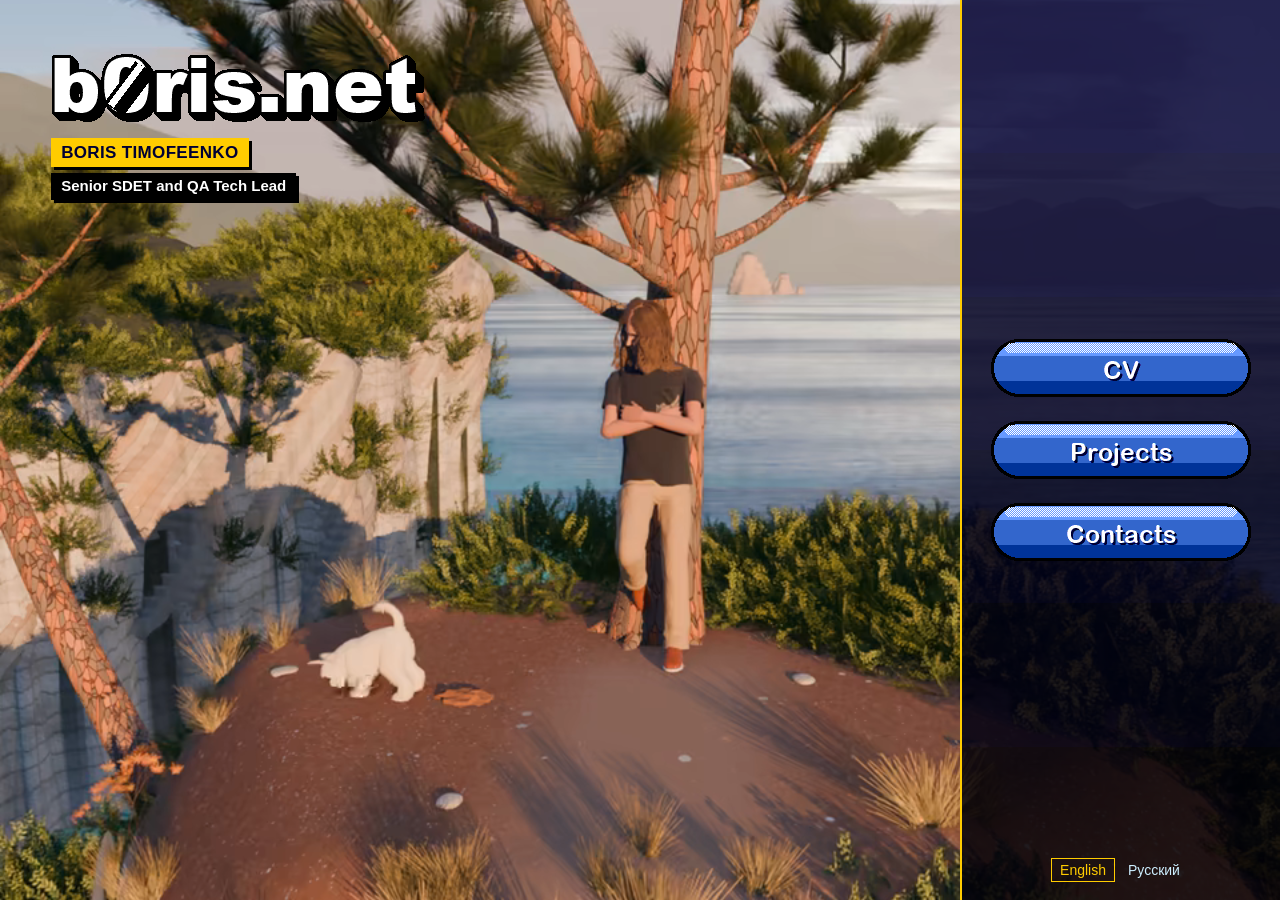
<file: index.html>
<!doctype html>
<html lang="en">
<head>
<meta charset="utf-8">
<meta name="viewport" content="width=device-width, initial-scale=1">
<meta name="robots" content="noindex">
<title>b0ris.net: Boris Timofeenko</title>
<link rel="stylesheet" href="v/disc/logo-zero.css?v=f6f0f025">
<style>
html, body { margin: 0; background: #000; -webkit-text-size-adjust: 100%; }
img { image-rendering: pixelated; }
/* The autorun of a game disc, gone full screen: the art behind everything, the buttons on a dark panel on the right */
.autorun { position: relative; height: 100vh; height: 100dvh; min-height: 520px; overflow: hidden; display: grid; grid-template-columns: minmax(0, 1fr) clamp(280px, 25vw, 360px); }
/* the scene: him by the pine over the sea, Tundra digging and running round him; a 24 s loop rendered in Blender,
   in two versions (the normal film and the PlayStation 2 one); the still is the first frame of the loop */
.art { grid-area: 1 / 1 / 2 / 3; overflow: hidden; background: #336 url(v/disc/scene/poster-desktop.jpg?v=3aff9dbf) 48% 60% / cover; }
.art video { display: block; width: 100%; height: 100%; object-fit: cover; object-position: 48% 60%; }
/* a background, not a player: no play button over it when the phone will not start it by itself */
.art video::-webkit-media-controls, .art video::-webkit-media-controls-start-playback-button,
.art video::-webkit-media-controls-overlay-play-button { display: none !important; -webkit-appearance: none; }
.head { position: absolute; left: clamp(16px, 4vw, 56px); top: clamp(16px, 6vh, 56px); right: calc(clamp(280px, 25vw, 360px) + 16px); }
.head h1 { margin: 0; line-height: 0; }
.head img { max-width: 100%; height: auto; }
/* the name and the job as two stickers on the art */
.who { margin: 16px 0 0; display: flex; flex-direction: column; align-items: flex-start; gap: 6px; }
.who span { padding: 4px 10px; font: bold 17px/1.25 Arial, Helvetica, sans-serif; box-shadow: 3px 3px 0 #000; }
.who .name { background: #FFCC00; color: #000033; text-transform: uppercase; letter-spacing: 0.02em; }
.who .job { background: #000; color: #FFFFFF; font-size: 15px; }


.panel { grid-area: 1 / 2 / 2 / 3; position: relative; box-sizing: border-box; display: flex; flex-direction: column; justify-content: center; padding: 0 clamp(16px, 2vw, 32px);
  border-left: 2px solid #FFCC00;
  background: linear-gradient(rgba(0,0,51,0.84) 0 17%, rgba(0,0,43,0.84) 17% 33%, rgba(0,0,34,0.84) 33% 50%, rgba(0,0,26,0.84) 50% 67%, rgba(0,0,17,0.84) 67% 83%, rgba(0,0,8,0.84) 83%); }
.btns { display: flex; flex-direction: column; align-items: center; gap: 24px; }
.btns a { display: block; width: 260px; max-width: 100%; aspect-ratio: 260 / 58; background-repeat: no-repeat; background-size: 100% 200%; background-position: 0 0; font-size: 0; color: transparent; image-rendering: pixelated; }
.btns a:hover, .btns a:focus { background-position: 0 100%; outline: none; }
/* the language: two words at the foot of the panel, the current one boxed in yellow; no flags */
.lang { position: absolute; right: 0; bottom: 18px; width: clamp(280px, 25vw, 360px); margin: 0; display: flex; justify-content: center; gap: 4px;
  font: 14px/1.3 "Arial Rounded MT Bold", "Arial Black", Arial, Helvetica, sans-serif; }
.lang a, .lang span { padding: 2px 8px; border: 1px solid transparent; color: #CCEEFF; text-decoration: none; }
.lang a:hover, .lang a:focus-visible { color: #FFFF66; border-color: #6699CC; outline: none; }
.lang [aria-current] { color: #FFCC00; border-color: #FFCC00; }


/* phones: the art on top, the panel under it */
@media (max-width: 700px) {
  .autorun { grid-template-columns: minmax(0, 1fr); grid-template-rows: minmax(0, 1fr) auto; min-height: 560px; }
  .art { grid-area: 1 / 1 / 3 / 2; background-image: url(v/disc/scene/poster-mobile.jpg?v=aa169ae4); background-position: 50% 0; }
  .art video { object-position: 50% 50%; }
  /* the logo stays on top; the name and the job go down to the bottom of the film, off his face. The header takes the
     film's grid row as its box (an absolute box in a grid can), so its bottom is the panel's top whatever the phone */
  .head { grid-area: 1 / 1 / 2 / 2; left: 16px; right: 16px; top: 44px; bottom: 14px; display: flex; flex-direction: column; }
  .who { margin-top: auto; align-items: flex-end; text-align: right; }  /* to the right: Tundra digs on the left */
  .who .job { max-width: 75%; }
  .who span { font-size: 13px; } .who .job { font-size: 12px; }
  /* a low panel, so the film (and Tundra digging at its bottom left) gets the most of the screen */
  .panel { grid-area: 2 / 1 / 3 / 2; border-left: 0; border-top: 2px solid #FFCC00; padding: 10px 16px 12px; }
  .btns { gap: 8px; }
  .btns a { width: 180px; }
  /* on a phone the panel has no room: the language goes to the top right corner of the film */
  .lang { top: 10px; bottom: auto; right: 10px; width: auto; font-size: 13px; background: rgba(0,0,51,0.7); }
}
</style>
</head>
<body>
<main class="autorun" data-autorun>
<div class="art" role="img" aria-label="Me by a pine over the sea in Montenegro, and my dog Tundra digging and running round me">
<video data-scene="v/disc/scene/" autoplay muted playsinline preload="auto"
 disablepictureinpicture></video>
</div>
<header class="head">
<h1>
<span class="zl"><img class="zl-letters" src="v/disc/logo-zero.gif?v=affc822a" width="374" height="68" alt="b0ris.net"><img class="zl-slash" src="v/disc/logo-zero-slash.gif?v=807dd9f9" width="49" height="55" alt="" style="left:14.44%;top:10.29%;width:13.10%"></span>

</h1>
<p class="who"><span class="name">Boris Timofeenko</span><span class="job">Senior SDET and QA Tech Lead</span></p>
</header>
<nav class="panel" aria-label="Main menu">
<div class="btns">
<a href="cv/" style="background-image:url(v/disc/btn-cv.gif?v=357d77e4)">CV</a>
<a href="projects/" style="background-image:url(v/disc/btn-projects.gif?v=941c9dde)">Projects</a>
<a href="contacts/" style="background-image:url(v/disc/btn-contacts.gif?v=6f800eae)">Contacts</a>
</div>
</nav>
<p class="lang" aria-label="Language"><span aria-current="true">English</span><a href="ru/" hreflang="ru" lang="ru">Русский</a></p>
</main>
<script src="v/disc/scene-player.js?v=c58a98f6"></script>
<script src="v/disc/disc.js?v=6a7d03bd"></script>
</body>
</html>
</file>
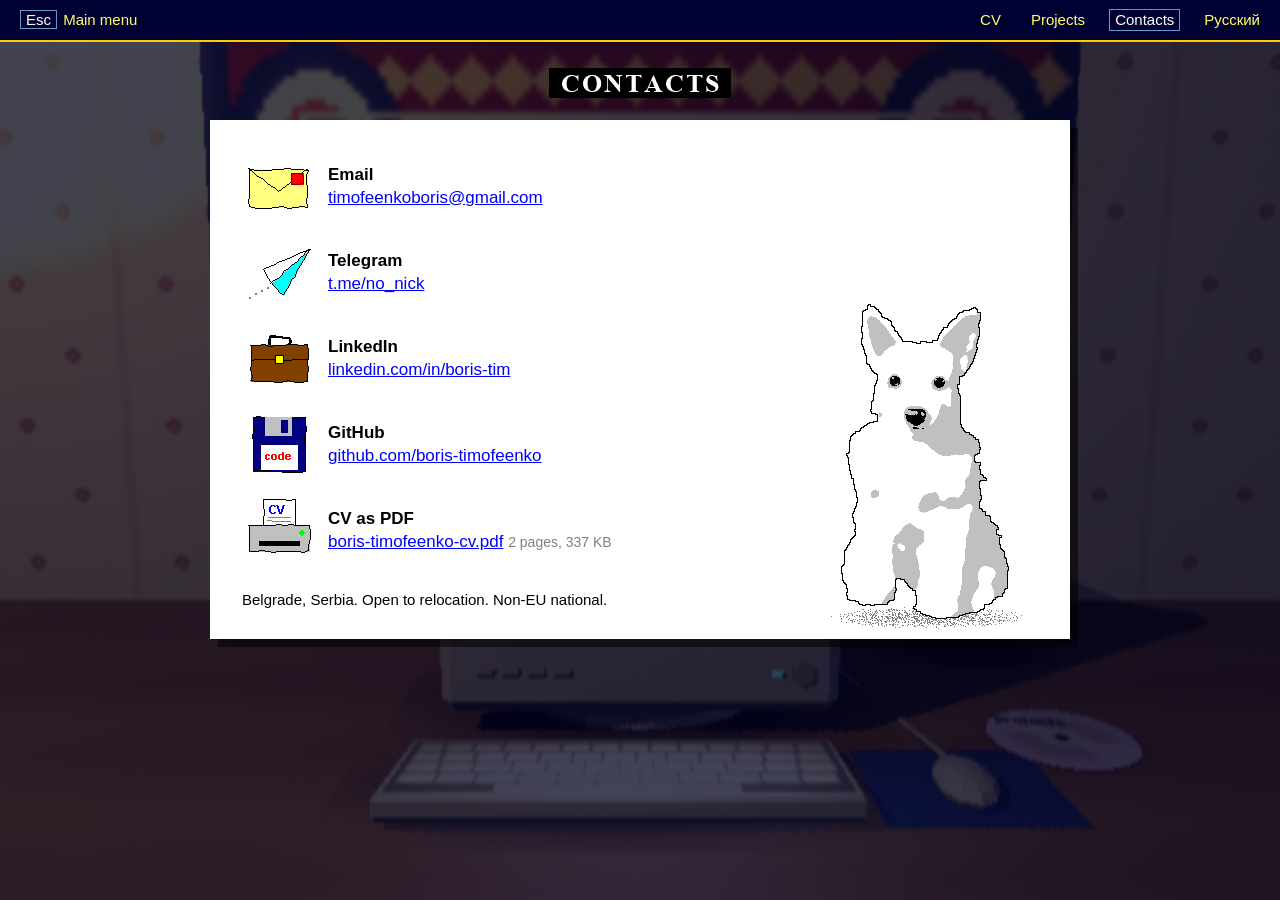
<file: contacts/index.html>
<!doctype html>
<html lang="en">
<head>
<meta charset="utf-8">
<meta name="viewport" content="width=device-width, initial-scale=1">
<meta name="robots" content="noindex">
<title>Contacts: b0ris.net</title>
<link rel="stylesheet" href="../v/disc/disc.css?v=6da0a4ae">
<style>
/* Contacts: the Paint drawing printed out. The room of the projects menu behind, dimmed as on the list of all
   projects, the black name bar over it, and the white sheet from the printer with the icons drawn in Paint and Tundra
   drawn in Paint too, but turning in 3D (tools/proto/paint_tundra.py, v/disc/paint-dog.js). */
html { background: #000022; -webkit-text-size-adjust: 100%; }
body { margin: 0; min-height: 100vh; color: #000; font: 17px/1.3 Arial, Helvetica, sans-serif;
  background: linear-gradient(rgba(0,0,30,0.74), rgba(0,0,30,0.74)), #000022 url(../v/proto/menu-room.jpg?v=ae94d8cd) center / cover fixed; }
img, canvas { image-rendering: pixelated; }
.page { max-width: 860px; margin: 0 auto; padding: 26px 16px 64px; }
.page h1 { margin: 0 0 22px; line-height: 0; text-align: center; }
.sheet { position: relative; box-sizing: border-box; min-height: 470px; padding: 30px 32px 30px; background: #FFFFFF;
  box-shadow: 8px 8px 0 rgba(0,0,0,0.55); }
/* the Text tool had no smoothing */
.list { list-style: none; margin: 0; padding: 0; display: grid; gap: 12px; max-width: 470px; -webkit-font-smoothing: none; }
.list li { display: grid; grid-template-columns: 72px minmax(0, 1fr); gap: 14px; align-items: center; }
.list b { display: block; }
.list a { color: #0000FF; overflow-wrap: anywhere; }
.list a.pic { display: block; line-height: 0; border: 1px dashed transparent; }
.list li:hover a.pic, .list a.pic:focus { border-color: #000; outline: none; }
.list small { font-size: 14px; color: #808080; }
.where { margin: 22px 0 0; font-size: 15px; -webkit-font-smoothing: none; max-width: 470px; }
.pdog { position: absolute; right: 40px; bottom: 8px; line-height: 0; cursor: pointer; }
/* too narrow for her beside the list: she sits under it, in the middle */
@media (max-width: 860px) {
  .sheet { padding-bottom: 372px; min-height: 0; }
  .pdog { right: 50%; margin-right: -112px; }
}
@media (max-width: 700px) {
  .page { padding: 18px 12px 40px; }
  .sheet { padding: 20px 16px 286px; box-shadow: 5px 5px 0 rgba(0,0,0,0.55); }
  .pdog { margin-right: -86px; }
}
</style>
</head>
<body data-page="contacts">
<nav class="bar" aria-label="Disc">
<a href="../" data-back><kbd>Esc</kbd> Main menu</a>
<span class="gap"></span>
<a href="../cv/" data-nav="cv">CV</a>
<a href="../projects/" data-nav="projects">Projects</a>
<a href="../contacts/" data-nav="contacts">Contacts</a>
<a href="../ru/contacts/" hreflang="ru" lang="ru">Русский</a>
</nav>

<main class="page">
<h1><img src="../v/disc/title-contacts.gif?v=cbde952c" width="182" height="30" alt="Contacts"></h1>
<div class="sheet">
<ul class="list">
<li><a class="pic" href="mailto:timofeenkoboris@gmail.com" aria-hidden="true" tabindex="-1"><img data-look src="../v/disc/paint-mail.gif?v=f103dd78" width="72" height="72" alt=""></a><span><b>Email</b><a href="mailto:timofeenkoboris@gmail.com">timofeenkoboris@gmail.com</a></span></li>
<li><a class="pic" href="https://t.me/no_nick" aria-hidden="true" tabindex="-1"><img data-look src="../v/disc/paint-plane.gif?v=94e9266d" width="72" height="72" alt=""></a><span><b>Telegram</b><a href="https://t.me/no_nick">t.me/no_nick</a></span></li>
<li><a class="pic" href="https://linkedin.com/in/boris-tim" aria-hidden="true" tabindex="-1"><img data-look src="../v/disc/paint-case.gif?v=44c7d0bb" width="72" height="72" alt=""></a><span><b>LinkedIn</b><a href="https://linkedin.com/in/boris-tim">linkedin.com/in/boris-tim</a></span></li>
<li><a class="pic" href="https://github.com/boris-timofeenko" aria-hidden="true" tabindex="-1"><img data-look src="../v/disc/paint-floppy.gif?v=06f2e739" width="72" height="72" alt=""></a><span><b>GitHub</b><a href="https://github.com/boris-timofeenko">github.com/boris-timofeenko</a></span></li>
<li><a class="pic" href="https://b0ris.net/boris-timofeenko-cv.pdf?v=75dc65d9" aria-hidden="true" tabindex="-1"><img data-look src="../v/disc/paint-printer.gif?v=799d0996" width="72" height="72" alt=""></a><span><b>CV as PDF</b><a href="https://b0ris.net/boris-timofeenko-cv.pdf?v=75dc65d9">boris-timofeenko-cv.pdf</a> <small>2 pages, 337 KB</small></span></li>
</ul>
<p class="where">Belgrade, Serbia. Open to relocation. Non-EU national.</p>
<div class="pdog" data-pdog><picture><source media="(max-width: 700px)" srcset="../v/disc/paint-tundra/phone/sit.png?v=c1acdc79"><img class="still" src="../v/disc/paint-tundra/desk/sit.png?v=ae27b012" alt="My dog Tundra, drawn in Paint"></picture><template data-sheets="desk"><img data-sheet="body" src="../v/disc/paint-tundra/desk/body.png?v=1a32e62e" alt=""><img data-sheet="shut" src="../v/disc/paint-tundra/desk/shut.png?v=574d20b9" alt=""><img data-sheet="tail" src="../v/disc/paint-tundra/desk/tail.png?v=97ba9daa" alt=""><img data-sheet="shadow" src="../v/disc/paint-tundra/desk/shadow.png?v=ab80f1bb" alt=""></template><template data-sheets="phone"><img data-sheet="body" src="../v/disc/paint-tundra/phone/body.png?v=a3d8794e" alt=""><img data-sheet="shut" src="../v/disc/paint-tundra/phone/shut.png?v=61c2429e" alt=""><img data-sheet="tail" src="../v/disc/paint-tundra/phone/tail.png?v=4f566bd1" alt=""><img data-sheet="shadow" src="../v/disc/paint-tundra/phone/shadow.png?v=45139e8f" alt=""></template></div>
</div>
</main>
<script src="../v/disc/paint-tundra/frames.js?v=a6e1a936"></script>
<script src="../v/disc/paint-dog.js?v=eb59f464"></script>
<script src="../v/disc/disc.js?v=6a7d03bd"></script>
</body>
</html>
</file>
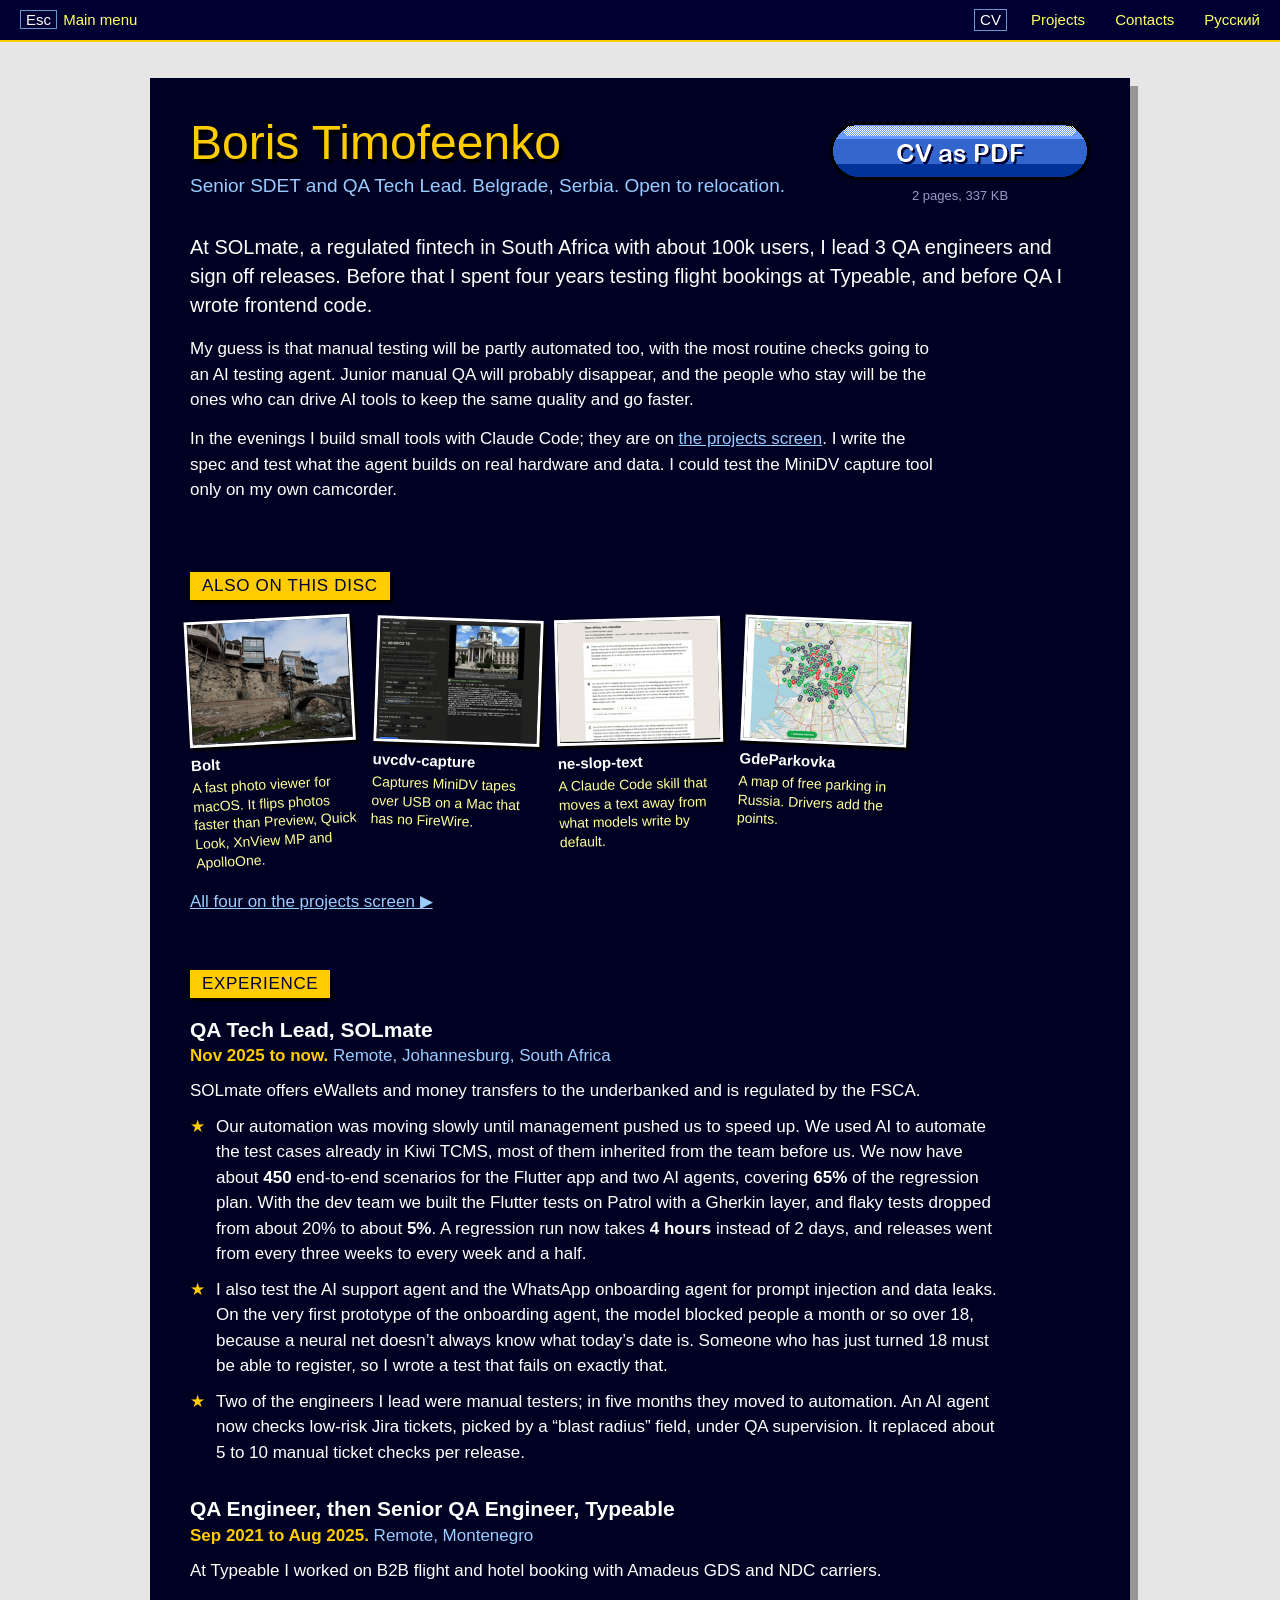
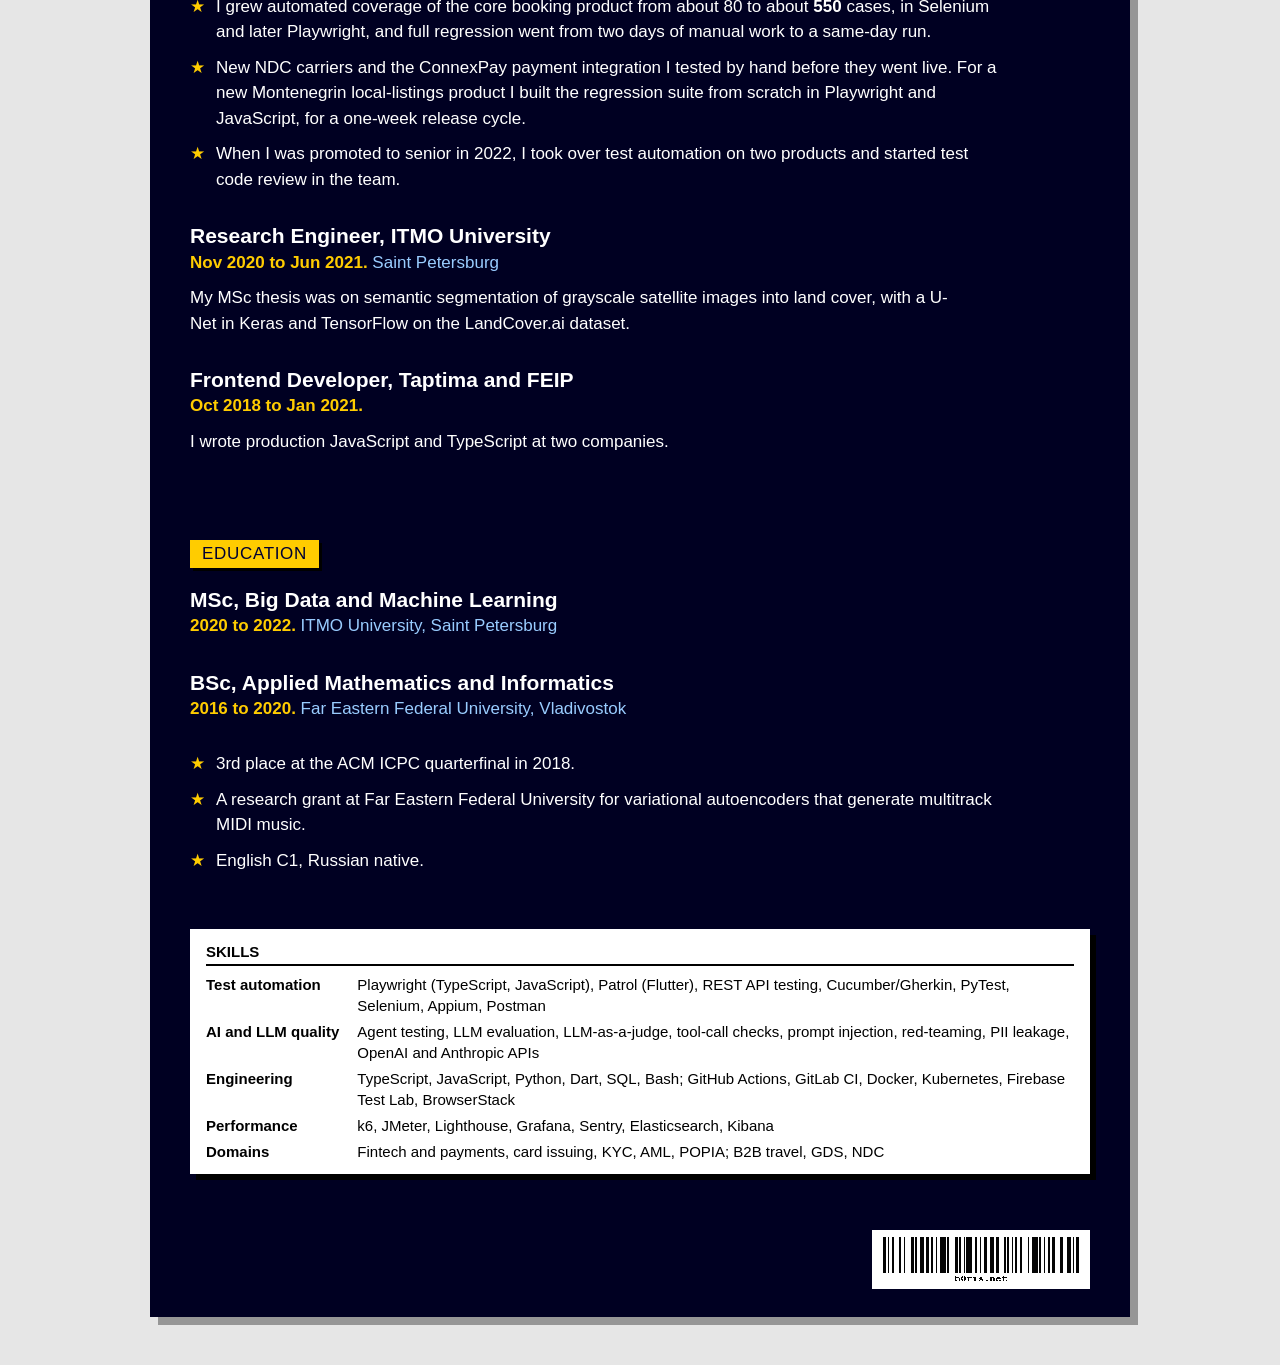
<file: cv/index.html>
<!doctype html>
<html lang="en">
<head>
<meta charset="utf-8">
<meta name="viewport" content="width=device-width, initial-scale=1">
<meta name="robots" content="noindex">
<title>CV: Boris Timofeenko</title>
<link rel="stylesheet" href="../v/disc/disc.css?v=6da0a4ae">
<style>
/* The CV as the back of the box, lying on a grey shelf: dark navy, yellow Arial Black, stars for bullets,
   screenshots in white frames tilted by hand, the skills on a white box and the barcode. */
html { background: #E6E6E6; -webkit-text-size-adjust: 100%; }
body { margin: 0; color: #FFFFFF; font: 17px/1.5 Arial, Helvetica, sans-serif; }
img { image-rendering: pixelated; }
.back { max-width: 980px; margin: 36px auto 48px; padding: 40px 40px 28px; box-sizing: border-box; background: #000022; box-shadow: 8px 8px 0 rgba(0,0,0,0.35); }
a { color: #99CCFF; }
a:hover { color: #FFFF66; }
h1 { margin: 0 0 4px; font: 48px/1.05 "Arial Black", "Arial Bold", Arial, sans-serif; color: #FFCC00; text-shadow: 4px 4px 0 #000; }
.sub { margin: 0; font-size: 19px; color: #99CCFF; }
.title { display: flex; flex-wrap: wrap; justify-content: space-between; align-items: flex-start; gap: 16px 28px; margin: 0 0 28px; }
/* the PDF as one more glossy button of the autorun */
.pdf { margin: 4px 0 0; text-align: center; font-size: 13px; color: #9999CC; }
.pdf a { display: block; width: 260px; aspect-ratio: 260 / 58; margin: 0 0 6px; background-repeat: no-repeat; background-size: 100% 200%; background-position: 0 0; font-size: 0; color: transparent; }
.pdf a:hover, .pdf a:focus { background-position: 0 100%; outline: none; }
.lead p { margin: 0 0 0.8em; max-width: 44em; }
.lead p:first-child { font-size: 20px; line-height: 1.45; }
/* section names: the yellow tag of the cover */
h2 { display: inline-block; margin: 56px 0 18px; padding: 4px 12px 3px; background: #FFCC00; color: #000033; font: 17px/1.2 "Arial Black", "Arial Bold", Arial, sans-serif; letter-spacing: 0.04em; text-transform: uppercase; box-shadow: 3px 3px 0 #000; }
.job { margin: 0 0 30px; }
.job h3 { margin: 0; font: bold 21px/1.3 Arial, Helvetica, sans-serif; }
.job .when { margin: 0 0 10px; color: #99CCFF; }
.job .when b { color: #FFCC00; font-weight: bold; }
.feat { list-style: none; margin: 0; padding: 0; }
.feat li { position: relative; padding-left: 26px; margin: 0 0 10px; max-width: 46em; }
.feat li::before { content: "\2605"; position: absolute; left: 0; top: 0; color: #FFCC00; }
.feat b { color: #FFFFFF; }
.plain { margin: 0 0 10px; max-width: 46em; }

.shots { display: grid; grid-template-columns: repeat(5, minmax(0, 1fr)); gap: 18px; margin: 0; padding: 0; list-style: none; }
.shots a { display: block; color: #FFFF99; text-decoration: none; font-size: 14px; line-height: 1.35; }
.shots a:hover { color: #FFFFFF; }
.shots img { display: block; width: 100%; height: auto; aspect-ratio: 220 / 168; object-fit: cover; border: 3px solid #FFFFFF; box-shadow: 3px 3px 0 #000; margin: 0 0 8px; box-sizing: border-box; image-rendering: auto; }
.shots li:nth-child(1) a { transform: rotate(-3deg); } .shots li:nth-child(2) a { transform: rotate(2deg); } .shots li:nth-child(3) a { transform: rotate(-1.5deg); }
.shots li:nth-child(4) a { transform: rotate(2.5deg); } .shots li:nth-child(5) a { transform: rotate(-2deg); }
.shots b { display: block; margin: 0 0 2px; color: #FFFFFF; font-size: 15px; }
.more { margin: 20px 0 0; }

.req { background: #FFFFFF; color: #000000; padding: 14px 16px 12px; font-size: 15px; line-height: 1.4; box-shadow: 6px 6px 0 #000; }
.req h2 { display: block; margin: 0 0 8px; padding: 0 0 3px; background: none; box-shadow: none; color: #000; font: bold 15px/1.2 Arial, Helvetica, sans-serif; letter-spacing: 0; border-bottom: 2px solid #000; }
.req dl { margin: 0; display: grid; grid-template-columns: max-content minmax(0, 1fr); gap: 5px 18px; }
.req dt { font-weight: bold; }
.req dd { margin: 0; }

.end { margin: 56px 0 0; display: flex; justify-content: flex-end; }
.code { width: 210px; background: #FFFFFF; padding: 4px; line-height: 0; }
.code img { width: 100%; height: auto; }
@media (max-width: 860px) { .shots { grid-template-columns: repeat(3, minmax(0, 1fr)); } }
@media (max-width: 1040px) { .back { margin: 24px 16px 40px; } }
@media (max-width: 600px) {
  .pdf { text-align: left; }
  .back { margin: 0; padding: 28px 16px 24px; box-shadow: none; }
  h1 { font-size: 34px; text-shadow: 3px 3px 0 #000; }
  .shots { grid-template-columns: repeat(2, minmax(0, 1fr)); }
  .req dl { grid-template-columns: minmax(0, 1fr); gap: 0; } .req dd { margin: 0 0 8px; }
}
</style>
</head>
<body data-page="cv">
<nav class="bar" aria-label="Disc">
<a href="../" data-back><kbd>Esc</kbd> Main menu</a>
<span class="gap"></span>
<a href="../cv/" data-nav="cv">CV</a>
<a href="../projects/" data-nav="projects">Projects</a>
<a href="../contacts/" data-nav="contacts">Contacts</a>
<a href="../ru/cv/" hreflang="ru" lang="ru">Русский</a>
</nav>

<main class="back">
<header class="title">
<div><h1>Boris Timofeenko</h1>
<p class="sub">Senior SDET and QA Tech Lead. Belgrade, Serbia. Open to relocation.</p></div>
<p class="pdf"><a href="https://b0ris.net/boris-timofeenko-cv.pdf?v=75dc65d9" style="background-image:url(../v/disc/btn-pdf.gif?v=8a31aa11)">CV as PDF</a>2 pages, 337 KB</p>
</header>
<div class="lead">
<p>At SOLmate, a regulated fintech in South Africa with about 100k users, I lead 3 QA engineers and sign off releases. Before that I spent four years testing flight bookings at Typeable, and before QA I wrote frontend code.</p>
<p>My guess is that manual testing will be partly automated too, with the most routine checks going to an AI testing agent. Junior manual QA will probably disappear, and the people who stay will be the ones who can drive AI tools to keep the same quality and go faster.</p>
<p>In the evenings I build small tools with Claude Code; they are on <a href="../projects/">the projects screen</a>. I write the spec and test what the agent builds on real hardware and data. I could test the MiniDV capture tool only on my own camcorder.</p>
</div>

<h2>Also on this disc</h2>
<ul class="shots">
<li><a href="https://projects.b0ris.net/bolt/"><img src="../v/proto/box-bolt.png?v=ef36fe5a" width="220" height="168" alt=""><b>Bolt</b>A fast photo viewer for macOS. It flips photos faster than Preview, Quick Look, XnView MP and ApolloOne.</a></li>
<li><a href="https://projects.b0ris.net/uvcdv-capture/"><img src="../v/proto/box-uvcdv.png?v=8b09dde6" width="220" height="173" alt=""><b>uvcdv-capture</b>Captures MiniDV tapes over USB on a Mac that has no FireWire.</a></li>
<li><a href="https://projects.b0ris.net/ne-slop-text/"><img src="../v/disc/box-neslop.png?v=d8a3974d" width="220" height="156" alt=""><b>ne-slop-text</b>A Claude Code skill that moves a text away from what models write by default.</a></li>
<li><a href="https://projects.b0ris.net/gdeparkovka/"><img src="../v/proto/box-parking.png?v=a443a7dc" width="220" height="162" alt=""><b>GdeParkovka</b>A map of free parking in Russia. Drivers add the points.</a></li>
</ul>
<p class="more"><a href="../projects/">All four on the projects screen &#9654;</a></p>

<h2>Experience</h2>
<div class="job">
<h3>QA Tech Lead, SOLmate</h3>
<p class="when"><b>Nov 2025 to now.</b> Remote, Johannesburg, South Africa</p>
<p class="plain">SOLmate offers eWallets and money transfers to the underbanked and is regulated by the FSCA.</p>
<ul class="feat">
<li>Our automation was moving slowly until management pushed us to speed up. We used AI to automate the test cases already in Kiwi TCMS, most of them inherited from the team before us. We now have about <b>450</b> end-to-end scenarios for the Flutter app and two AI agents, covering <b>65%</b> of the regression plan. With the dev team we built the Flutter tests on Patrol with a Gherkin layer, and flaky tests dropped from about 20% to about <b>5%</b>. A regression run now takes <b>4 hours</b> instead of 2 days, and releases went from every three weeks to every week and a half.</li>
<li>I also test the AI support agent and the WhatsApp onboarding agent for prompt injection and data leaks. On the very first prototype of the onboarding agent, the model blocked people a month or so over 18, because a neural net doesn&rsquo;t always know what today&rsquo;s date is. Someone who has just turned 18 must be able to register, so I wrote a test that fails on exactly that.</li>
<li>Two of the engineers I lead were manual testers; in five months they moved to automation. An AI agent now checks low-risk Jira tickets, picked by a &ldquo;blast radius&rdquo; field, under QA supervision. It replaced about 5 to 10 manual ticket checks per release.</li>
</ul>
</div>
<div class="job">
<h3>QA Engineer, then Senior QA Engineer, Typeable</h3>
<p class="when"><b>Sep 2021 to Aug 2025.</b> Remote, Montenegro</p>
<p class="plain">At Typeable I worked on B2B flight and hotel booking with Amadeus GDS and NDC carriers.</p>
<ul class="feat">
<li>I grew automated coverage of the core booking product from about 80 to about <b>550</b> cases, in Selenium and later Playwright, and full regression went from two days of manual work to a same-day run.</li>
<li>New NDC carriers and the ConnexPay payment integration I tested by hand before they went live. For a new Montenegrin local-listings product I built the regression suite from scratch in Playwright and JavaScript, for a one-week release cycle.</li>
<li>When I was promoted to senior in 2022, I took over test automation on two products and started test code review in the team.</li>
</ul>
</div>
<div class="job">
<h3>Research Engineer, ITMO University</h3>
<p class="when"><b>Nov 2020 to Jun 2021.</b> Saint Petersburg</p>
<p class="plain">My MSc thesis was on semantic segmentation of grayscale satellite images into land cover, with a U-Net in Keras and TensorFlow on the LandCover.ai dataset.</p>
</div>
<div class="job">
<h3>Frontend Developer, Taptima and FEIP</h3>
<p class="when"><b>Oct 2018 to Jan 2021.</b></p>
<p class="plain">I wrote production JavaScript and TypeScript at two companies.</p>
</div>

<h2>Education</h2>
<div class="job">
<h3>MSc, Big Data and Machine Learning</h3>
<p class="when"><b>2020 to 2022.</b> ITMO University, Saint Petersburg</p>
</div>
<div class="job">
<h3>BSc, Applied Mathematics and Informatics</h3>
<p class="when"><b>2016 to 2020.</b> Far Eastern Federal University, Vladivostok</p>
</div>
<ul class="feat">
<li>3rd place at the ACM ICPC quarterfinal in 2018.</li>
<li>A research grant at Far Eastern Federal University for variational autoencoders that generate multitrack MIDI music.</li>
<li>English C1, Russian native.</li>
</ul>

<section class="req" style="margin-top:56px">
<h2>Skills</h2>
<dl>
<dt>Test automation</dt><dd>Playwright (TypeScript, JavaScript), Patrol (Flutter), REST API testing, Cucumber/Gherkin, PyTest, Selenium, Appium, Postman</dd>
<dt>AI and LLM quality</dt><dd>Agent testing, LLM evaluation, LLM-as-a-judge, tool-call checks, prompt injection, red-teaming, PII leakage, OpenAI and Anthropic APIs</dd>
<dt>Engineering</dt><dd>TypeScript, JavaScript, Python, Dart, SQL, Bash; GitHub Actions, GitLab CI, Docker, Kubernetes, Firebase Test Lab, BrowserStack</dd>
<dt>Performance</dt><dd>k6, JMeter, Lighthouse, Grafana, Sentry, Elasticsearch, Kibana</dd>
<dt>Domains</dt><dd>Fintech and payments, card issuing, KYC, AML, POPIA; B2B travel, GDS, NDC</dd>
</dl>
</section>

<footer class="end"><div class="code"><img src="../v/proto/barcode.gif?v=89b097e5" width="288" height="70" alt="Barcode that encodes b0ris.net"></div></footer>
</main>
</body>
</html>
</file>
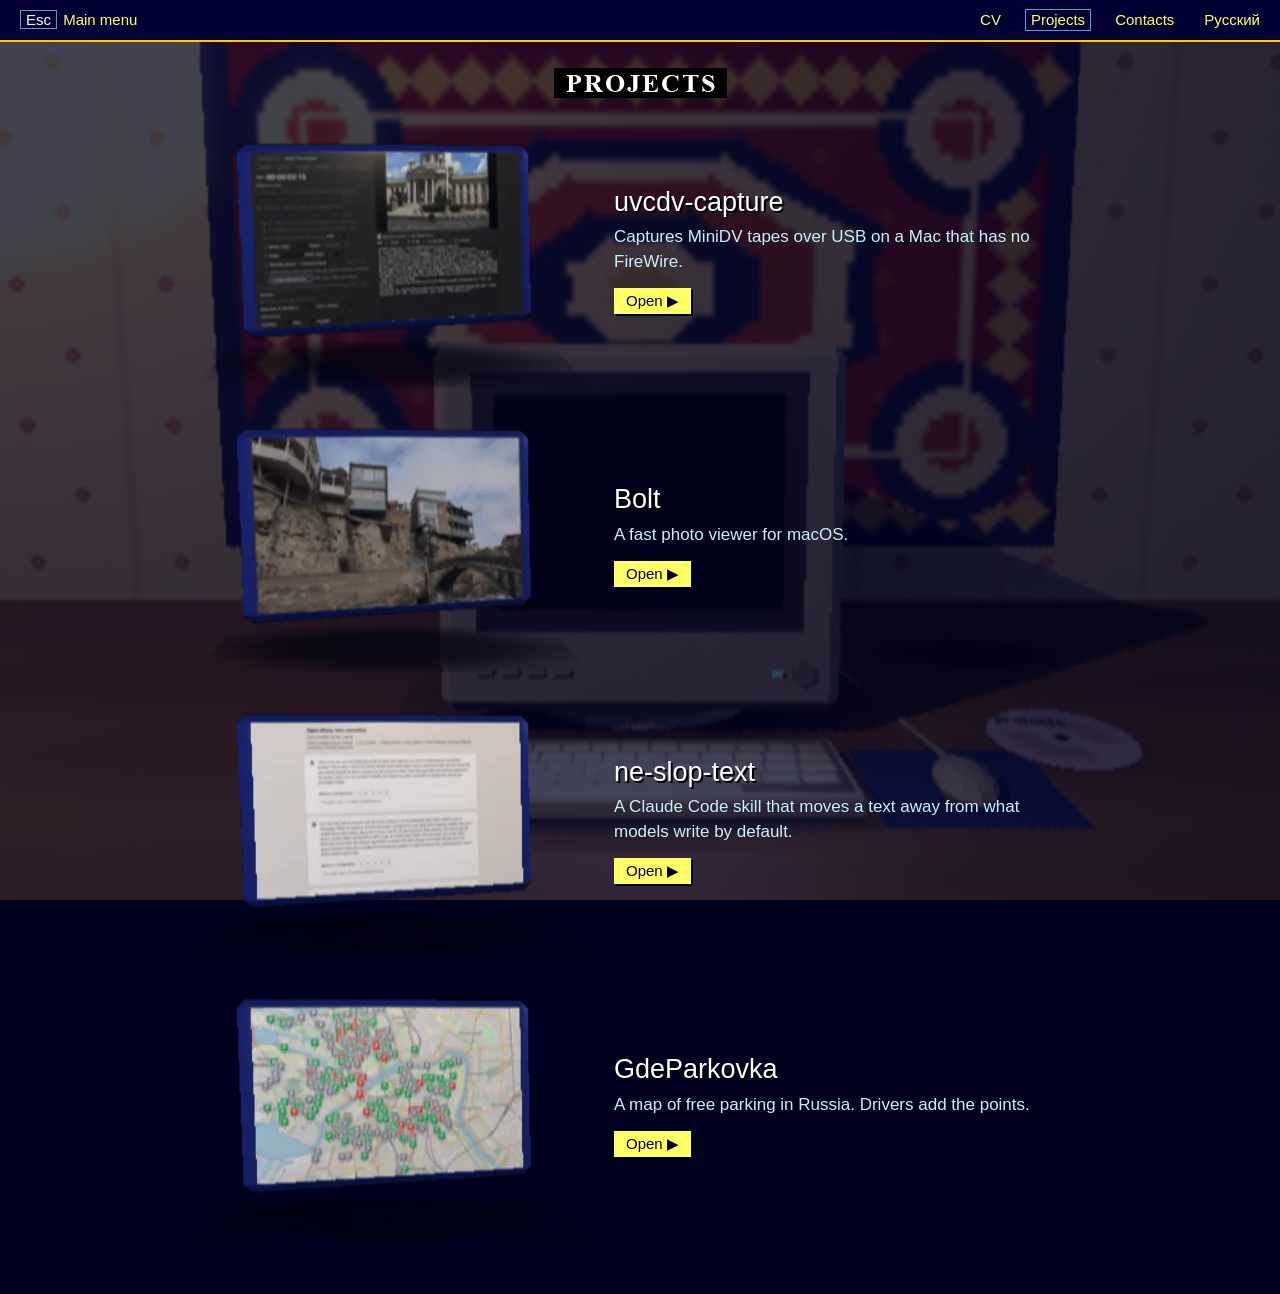
<file: list/index.html>
<!doctype html>
<html lang="en">
<head>
<meta charset="utf-8">
<meta name="viewport" content="width=device-width, initial-scale=1">
<meta name="robots" content="noindex">
<title>All projects: b0ris.net</title>
<link rel="stylesheet" href="../v/disc/disc.css?v=6da0a4ae">
<style>
/* All projects as a PS2 menu list: the room of the projects menu behind, dimmed as when a game pauses, and a card
   per project rendered in 3D (tools/proto/cards3d.py) that turns under the pointer, like the selected item did. */
html { background: #000022; -webkit-text-size-adjust: 100%; }
body { margin: 0; min-height: 100vh; color: #CCEEFF; font: 17px/1.45 Arial, Helvetica, sans-serif;
  background: linear-gradient(rgba(0,0,30,0.74), rgba(0,0,30,0.74)), #000022 url(../v/proto/menu-room.jpg?v=ae94d8cd) center / cover fixed; }
[data-page="list"] .bar [data-nav="projects"] { border-color: #6699CC; }
.list { max-width: 900px; margin: 0 auto; padding: 26px 16px 48px; }
.list h1 { margin: 0 0 14px; line-height: 0; text-align: center; }
.list h1 img { image-rendering: pixelated; }
.cards { list-style: none; margin: 0; padding: 0; display: grid; gap: 6px; }
.card { display: grid; grid-template-columns: 400px minmax(0, 1fr); align-items: center; gap: 4px 22px; padding: 0 16px 0 0; color: inherit; text-decoration: none; border: 2px solid transparent; }
.card:hover, .card:focus { border-color: #6699CC; background: rgba(0,0,51,0.6); outline: none; }
.slab { display: block; width: 400px; max-width: 100%; aspect-ratio: 400 / 275; background-repeat: no-repeat; background-size: 800% 100%; background-position: 0 0; }
.card:hover .slab, .card:focus .slab { animation: turn 0.9s steps(8, jump-none) infinite alternate; }
@keyframes turn { from { background-position-x: 0%; } to { background-position-x: 100%; } }
.card b { display: block; font: 27px/1.1 "Arial Black", "Arial Bold", Arial, sans-serif; color: #FFFFFF; text-shadow: 2px 2px 0 #000; }
.card:hover b, .card:focus b { color: #FFFF66; }
.card .what { display: block; margin: 8px 0 14px; }
.card .go { display: inline-block; padding: 4px 12px; color: #000033; background: #FFFF66; font: 15px "Arial Rounded MT Bold", "Arial Black", Arial, sans-serif; box-shadow: 2px 2px 0 #000; }
@media (max-width: 760px) {
  .card { grid-template-columns: minmax(0, 1fr); padding: 0 12px 16px; }
  .slab { margin: 0 auto; }
}
</style>
</head>
<body data-page="list">
<nav class="bar" aria-label="Disc">
<a href="../" data-back><kbd>Esc</kbd> Main menu</a>
<span class="gap"></span>
<a href="../cv/" data-nav="cv">CV</a>
<a href="../projects/" data-nav="projects">Projects</a>
<a href="../contacts/" data-nav="contacts">Contacts</a>
<a href="../ru/list/" hreflang="ru" lang="ru">Русский</a>
</nav>

<main class="list">
<h1><img src="../v/disc/title-projects.gif?v=b816a4cb" width="173" height="30" alt="Projects"></h1>
<ul class="cards">
<li><a class="card" href="https://projects.b0ris.net/uvcdv-capture/"><span class="slab" style="background-image:url(../v/disc/card-uvcdv.webp?v=923b9edc)" role="img" aria-label="The uvcdv-capture window on a card"></span><span><b>uvcdv-capture</b><span class="what">Captures MiniDV tapes over USB on a Mac that has no FireWire.</span><span class="go">Open &#9654;</span></span></a></li>
<li><a class="card" href="https://projects.b0ris.net/bolt/"><span class="slab" style="background-image:url(../v/disc/card-bolt.webp?v=8e894f54)" role="img" aria-label="Bolt showing one of my photos on a card"></span><span><b>Bolt</b><span class="what">A fast photo viewer for macOS.</span><span class="go">Open &#9654;</span></span></a></li>
<li><a class="card" href="https://projects.b0ris.net/ne-slop-text/"><span class="slab" style="background-image:url(../v/disc/card-neslop.webp?v=f66e1dba)" role="img" aria-label="The ne-slop-text blind test on a card"></span><span><b>ne-slop-text</b><span class="what">A Claude Code skill that moves a text away from what models write by default.</span><span class="go">Open &#9654;</span></span></a></li>
<li><a class="card" href="https://projects.b0ris.net/gdeparkovka/"><span class="slab" style="background-image:url(../v/disc/card-parking.webp?v=9e7ed07d)" role="img" aria-label="The GdeParkovka map on a card"></span><span><b>GdeParkovka</b><span class="what">A map of free parking in Russia. Drivers add the points.</span><span class="go">Open &#9654;</span></span></a></li>
</ul>
</main>
<script src="../v/disc/disc.js?v=6a7d03bd"></script>
</body>
</html>
</file>
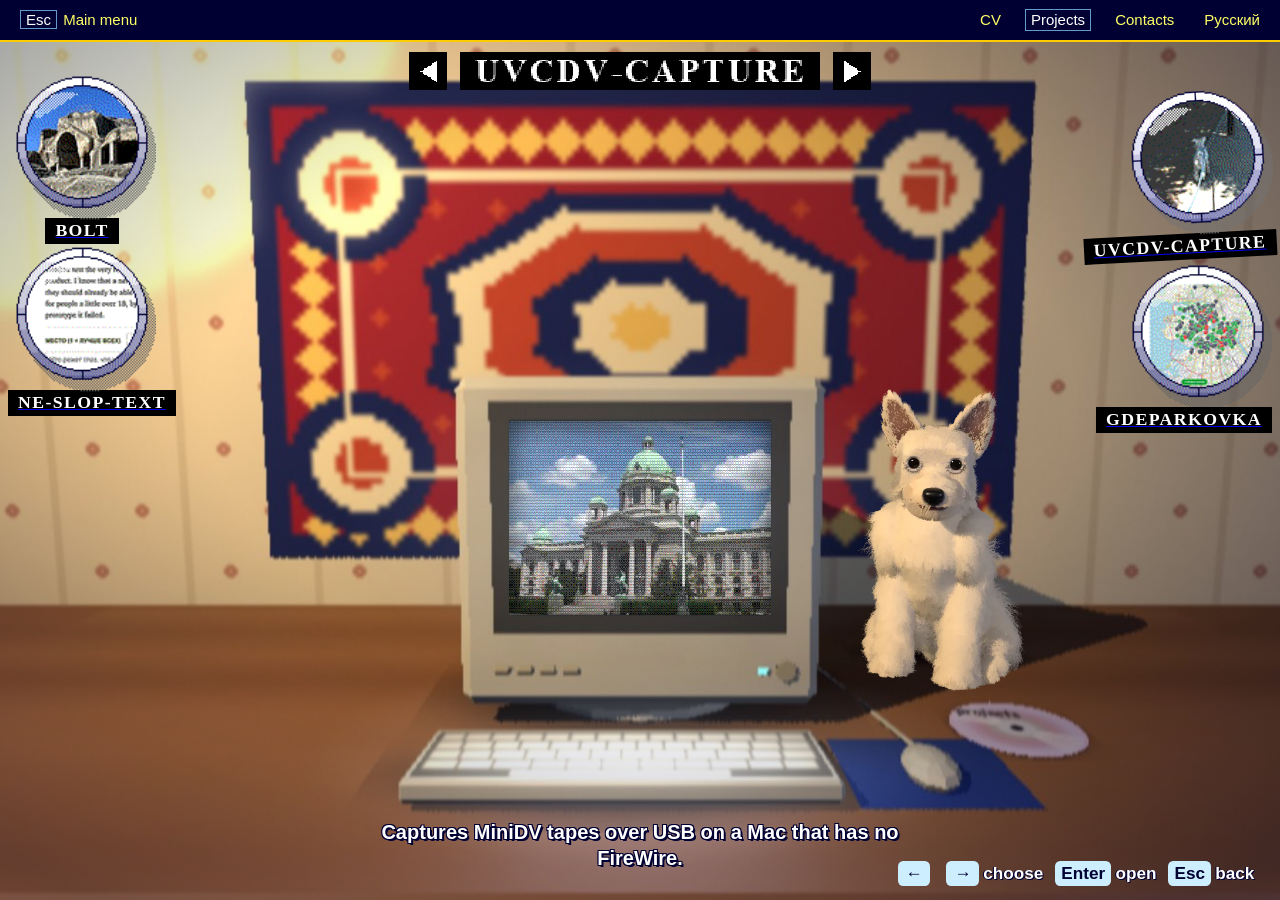
<file: projects/index.html>
<!doctype html>
<html lang="en">
<head>
<meta charset="utf-8">
<meta name="viewport" content="width=device-width, initial-scale=1">
<meta name="robots" content="noindex">
<title>Projects: b0ris.net</title>
<link rel="stylesheet" href="../v/disc/disc.css?v=6da0a4ae">
<style>
html, body { margin: 0; background: #000; -webkit-text-size-adjust: 100%; }
/* The main menu of P1 at full screen. The room fills the width of the window (menu-room-wide.jpg, the 4:3 render seen
   twice as wide); what happens in it sits on the stage, the 4:3 middle at the full height of the window, and --u is
   a hundredth of the stage's width. The medallions and the key prompts keep to the edges of the window. */
.screen { --bar: 42px; --w: min(100vw, calc((100vh - var(--bar)) * 4 / 3)); --sw: var(--w); --u: calc(var(--w) / 100); min-height: 100vh; display: flex; flex-direction: column; align-items: center; justify-content: flex-start; }
@supports (height: 100dvh) { .screen { --w: min(100vw, calc((100dvh - var(--bar)) * 4 / 3)); min-height: 100dvh; } }
.screen > .bar { align-self: stretch; min-height: var(--bar); }
.game { position: relative; box-sizing: border-box; width: 100%; height: calc(var(--w) * 3 / 4); overflow: hidden; user-select: none;
  background: #000 url(../v/proto/menu-room-wide.jpg?v=d65f5413) 50% 0 / auto 100% no-repeat; }
.game > *, .stage > * { position: absolute; }
.stage { left: 50%; top: 0; width: var(--sw); height: calc(var(--sw) * 3 / 4); margin-left: calc(var(--sw) / -2); --u: calc(var(--sw) / 100); }
/* the glass of the CRT in the render (tools/proto/room3d.py prints these) */
.tv { left: 38.52%; top: 44.19%; width: 22.95%; height: 22.55%; background: #000; display: block; overflow: hidden; border-radius: 1.5% / 2%; }
.tv > * { position: absolute; inset: 0; width: 100%; height: 100%; }
.tv img, .tv canvas { display: block; width: 100%; height: 100%; object-fit: cover; image-rendering: pixelated; }
.tv video { display: none; }
.tv .strip { height: auto; animation: scrollup 14s linear infinite alternate; }
.tv .pan { width: auto; max-width: none; height: 100%; animation: panx 16s ease-in-out infinite alternate; }
.tv .zoom { animation: zoom 9s ease-in-out infinite alternate; transform-origin: 55% 45%; }
.tv .snow { visibility: hidden; z-index: 3; }
.tv .glass { z-index: 4; pointer-events: none; background:
  linear-gradient(140deg, rgba(255,255,255,0.22) 0%, rgba(255,255,255,0.06) 30%, rgba(255,255,255,0) 45%),
  repeating-linear-gradient(0deg, rgba(0,0,0,0.22) 0 1px, rgba(0,0,0,0) 1px 3px);
  box-shadow: inset 0 0 calc(2.4 * var(--u)) rgba(0,0,0,0.75); border-radius: inherit; }
@keyframes scrollup { from { transform: translateY(0); } to { transform: translateY(-57%); } }
@keyframes panx { from { transform: translateX(0); } to { transform: translateX(calc(-100% + calc(27.5 * var(--u)))); } }
@keyframes zoom { from { transform: scale(1); } to { transform: scale(1.35); } }

.capbar { top: 1.2%; left: 0; right: 0; display: flex; justify-content: center; align-items: center; gap: calc(1.2 * var(--u)); pointer-events: none; }
.capbar img { height: calc(3.3 * var(--u)); width: auto; image-rendering: pixelated; }
.capbar button { pointer-events: auto; background: none; border: 0; padding: 0; cursor: pointer; line-height: 0; }
.capbar button:active { transform: translateY(1px); }
/* what the project is, on the desk under the keyboard */
.about { top: 90.6%; left: 24%; right: 24%; margin: 0; text-align: center; font: bold calc(1.75 * var(--u))/1.3 Arial, Helvetica, sans-serif; color: #FFFFFF; pointer-events: none;
  text-shadow: -1px -1px 0 #000033, 1px -1px 0 #000033, -1px 1px 0 #000033, 1px 1px 0 #000033, 2px 2px 0 #000033; }

/* the keys, bottom right, the way PS2 menus showed their button prompts */
.prompts { right: 2%; bottom: 1.6%; margin: 0; font: bold calc(1.5 * var(--u))/1 Arial, Helvetica, sans-serif; color: #FFFFFF; pointer-events: none;
  text-shadow: 1px 1px 0 #000033, -1px 0 0 #000033; }
.prompts kbd { font: inherit; display: inline-block; min-width: 1.2em; padding: 0.25em 0.35em; margin: 0 0.25em 0 0.7em; text-align: center; color: #000033; background: #CCEEFF; border-radius: 0.3em; text-shadow: none; }
@media (hover: none) { .prompts { display: none; } }
.zero { width: calc(13 * var(--u)); line-height: 0; transition: transform 0.2s steps(2); }
.zero img { width: 100%; height: auto; }
.zero[data-level="0"] { right: 0.6%; top: 5%; }
.zero[data-level="1"] { left: 0.6%; top: 3%; }
.zero[data-level="2"] { left: 0.6%; top: 23%; }
.zero[data-level="3"] { right: 0.6%; top: 25%; }
.zero .nm { display: block; width: max-content; margin: calc(-0.6 * var(--u)) auto 0; padding: calc(0.35 * var(--u)) calc(0.9 * var(--u)); background: #000; color: #FFF; font: bold calc(1.55 * var(--u))/1 "Times New Roman", Times, serif; letter-spacing: 0.08em; text-transform: uppercase; }
/* on the right wall a name wider than its medallion grows to the left, not off the screen */
.zero.r { display: flex; flex-direction: column; align-items: flex-end; }
.zero.r .nm { margin-right: 0; margin-left: 0; }
.zero:hover, .zero.on { transform: translateY(-1.2%) rotate(-3deg); }
.zero.on img { filter: brightness(1.12); }
/* Tundra sits on her blob shadow behind the CD; the box and the layers come from scene3d/src/projects_tundra_pack.py,
   v/disc/desk-dog.js draws her on the canvas over the still */
.dog { left: 66.75%; top: 39.50%; width: 18.12%; line-height: 0; cursor: pointer; }
.dog img { width: 100%; height: auto; }
.dog canvas { position: absolute; left: 0; top: 0; width: 100%; height: 100%; }
.spot { display: block; left: 77.3%; top: 75.45%; width: 11.18%; height: 8.95%; }
.glow { inset: 0; pointer-events: none; mix-blend-mode: screen; transition: background 0.4s;
  background: radial-gradient(ellipse 26% 20% at 50% 55%, rgba(var(--glow, 120,150,200), 0.26), rgba(0,0,0,0) 100%),
              radial-gradient(ellipse 30% 12% at 50% 84%, rgba(var(--glow, 120,150,200), 0.3), rgba(0,0,0,0) 100%); }
.dim { inset: 0; pointer-events: none; background: radial-gradient(ellipse 75% 70% at 50% 42%, rgba(0,0,30,0) 45%, rgba(0,0,30,0.42) 100%); }

.tag { position: absolute; z-index: 6; white-space: nowrap; font: bold calc(2.3 * var(--u))/1.1 Arial, Helvetica, sans-serif; color: #FFFF33; visibility: hidden; pointer-events: none;
  text-shadow: -1px -1px 0 #000, 1px -1px 0 #000, -1px 1px 0 #000, 1px 1px 0 #000, 2px 2px 0 #000; }
.tag::after { content: ""; display: block; width: 0; height: 0; margin: calc(0.3 * var(--u)) auto 0; border: calc(1.1 * var(--u)) solid transparent; border-top: calc(1.6 * var(--u)) solid #FFFF33; border-bottom: 0; filter: drop-shadow(1px 1px 0 #000); }
.tag.l::after { margin-left: calc(0.6 * var(--u)); }
a:hover > .tag, a:focus > .tag, .dog:hover > .tag { visibility: visible; }

/* phones held upright: the room fills the screen, seen through a camera of its own (menu-room-phone.jpg, 1:2,
   tools/proto/room3d.py --phone prints the places below); the stage is that picture as the screen crops it; the
   medallions in a row along the top, what the chosen project is on the front of the desk */
.info { display: none; }
@media (max-width: 700px), (max-aspect-ratio: 4/5) {
  .screen { --w: 100vw; --gh: calc(100vh - var(--bar)); --sw: max(100vw, calc(var(--gh) / 2)); position: relative; }
  @supports (height: 100dvh) { .screen { --gh: calc(100dvh - var(--bar)); } }
  .game { height: var(--gh); background: #000 url(../v/proto/menu-room-phone.jpg?v=8592a08a) 50% 50% / cover no-repeat; touch-action: pan-y; }
  .stage { top: 50%; height: calc(var(--sw) * 2); margin-top: calc(var(--sw) * -1); }
  .tv { left: 12.66%; top: 43.83%; width: 36.82%; height: 12.37%; }
  .spot { left: 74.36%; top: 56.14%; width: 16.9%; height: 13.52%; }
  .dog { left: 62.25%; top: 37%; width: 32%; }
  .glow { background: radial-gradient(ellipse 40% 9% at 31% 50%, rgba(var(--glow, 120,150,200), 0.26), rgba(0,0,0,0) 100%),
                      radial-gradient(ellipse 42% 5% at 31% 61%, rgba(var(--glow, 120,150,200), 0.3), rgba(0,0,0,0) 100%); }
  .zero, .zero.r { width: 17vw; }
  .zero .nm { display: none; }
  .zero.on { transform: translateY(-4%) scale(1.12); }
  .zero[data-level] { top: 3vw; right: auto; }
  .zero[data-level="0"] { left: 6.4vw; } .zero[data-level="1"] { left: 29.8vw; } .zero[data-level="2"] { left: 53.2vw; }
  .zero[data-level="3"] { left: 76.6vw; }
  .capbar { top: calc(3vw + 18vw + 4vw); gap: 2vw; }
  .capbar img { height: 6.6vw; }
  .about, .prompts { display: none; }
  .tag { font-size: 3.4vw; }
  .info { display: block; position: absolute; left: 0; right: 0; bottom: 0; box-sizing: border-box; padding: 0 5vw calc(5vw + env(safe-area-inset-bottom)); text-align: center;
    color: #FFF; font: bold 4.6vw/1.3 Arial, Helvetica, sans-serif;
    text-shadow: -1px -1px 0 #000033, 1px -1px 0 #000033, -1px 1px 0 #000033, 1px 1px 0 #000033, 2px 2px 0 #000033; }
  .info h2 { display: none; }
  .info p { margin: 0 0 4vw; }
  .info .open { display: inline-block; margin: 0 1.5vw; padding: 0.35em 0.8em; color: #000033; background: #CCEEFF; border-radius: 0.3em; text-decoration: none; text-shadow: none; font: bold 4.4vw/1 Arial, Helvetica, sans-serif; }
  .info .all { background: #FFFF66; }
}
</style>
</head>
<body data-page="projects">
<main class="screen">
<nav class="bar" aria-label="Disc">
<a href="../" data-back><kbd>Esc</kbd> Main menu</a>
<span class="gap"></span>
<a href="../cv/" data-nav="cv">CV</a>
<a href="../projects/" data-nav="projects">Projects</a>
<a href="../contacts/" data-nav="contacts">Contacts</a>
<a href="../ru/projects/" hreflang="ru" lang="ru">Русский</a>
</nav>

<div class="game" data-menu data-up="../" data-proj="https://projects.b0ris.net">
<span class="dim" aria-hidden="true"></span>
<div class="stage">
<a class="tv" data-tape-watch href="https://projects.b0ris.net/uvcdv-capture/" aria-label="The selected project">
<div data-ch="tape" aria-label="uvcdv-capture, playing my tape"><video data-tape muted loop playsinline autoplay preload="auto" aria-label="A clip from my MiniDV tape: the National Assembly in Belgrade, then my dog on a walk"><source src="../media/tape-clean.av1.mp4?v=e94768a7" type='video/mp4; codecs="av01.0.04M.08"'><source src="../media/tape-clean.mp4?v=77ccc77c" type="video/mp4"></video><canvas data-scope="dither" width="220" height="169" aria-hidden="true"></canvas></div>
<div data-ch="bolt" aria-label="Bolt" hidden><img src="../v/proto/tv/bolt-00.gif?v=f9b78617" alt=""><img src="../v/proto/tv/bolt-01.gif?v=777e9a08" alt="" hidden><img src="../v/proto/tv/bolt-02.gif?v=1770ad70" alt="" hidden><img src="../v/proto/tv/bolt-03.gif?v=4e6ebb5a" alt="" hidden><img src="../v/proto/tv/bolt-04.gif?v=e1c7c0a1" alt="" hidden><img src="../v/proto/tv/bolt-05.gif?v=3db861fa" alt="" hidden><img src="../v/proto/tv/bolt-06.gif?v=394e3b3c" alt="" hidden><img src="../v/proto/tv/bolt-07.gif?v=4099d8c2" alt="" hidden><img src="../v/proto/tv/bolt-08.gif?v=a8b8290f" alt="" hidden><img src="../v/proto/tv/bolt-09.gif?v=70c81fd9" alt="" hidden><img src="../v/proto/tv/bolt-10.gif?v=7f170734" alt="" hidden><img src="../v/proto/tv/bolt-11.gif?v=bd52ccd6" alt="" hidden><img src="../v/proto/tv/bolt-12.gif?v=4b5c3770" alt="" hidden><img src="../v/proto/tv/bolt-13.gif?v=e9ee8fec" alt="" hidden><img src="../v/proto/tv/bolt-14.gif?v=d5c98f9f" alt="" hidden><img src="../v/proto/tv/bolt-15.gif?v=09cc8b77" alt="" hidden></div>
<div data-ch="neslop" aria-label="ne-slop-text" hidden><img class="strip" src="../v/proto/tv/neslop.gif?v=2a66b336" alt=""></div>
<div data-ch="parking" aria-label="GdeParkovka" hidden><img class="zoom" src="../v/proto/tv/parking.gif?v=4f682c6f" alt=""></div>
<canvas class="snow" width="110" height="85" aria-hidden="true"></canvas>
<span class="glass"></span>
</a>

<span class="glow" aria-hidden="true"></span>
<p class="about" data-about aria-live="polite"></p>
<a class="spot" href="../list/" aria-label="All projects"><span class="tag" style="right:10%;top:-60%">all projects</span></a>
<div class="dog" data-dog><picture><source media="(max-width: 700px), (max-aspect-ratio: 4/5)" srcset="../v/disc/tundra/phone/sit.webp?v=a4e77b17"><img class="still" src="../v/disc/tundra/sit.webp?v=85cb52e5" width="435" height="650" alt="My dog Tundra, sitting on the desk"></picture><template data-layers="room"><img data-layer="base" src="../v/disc/tundra/base.webp?v=7e4ef276" alt=""><img data-layer="look-1" src="../v/disc/tundra/look-1.webp?v=2899832a" alt=""><img data-layer="wag" src="../v/disc/tundra/wag.webp?v=07d13c78" alt=""><img data-layer="blink" src="../v/disc/tundra/blink.webp?v=68795688" alt=""><img data-layer="look-2" src="../v/disc/tundra/look-2.webp?v=2b8c4ef3" alt=""><img data-layer="look-0" src="../v/disc/tundra/look-0.webp?v=d5dc47c9" alt=""></template><template data-layers="phone"><img data-layer="base" src="../v/disc/tundra/phone/base.webp?v=b671e32a" alt=""><img data-layer="look-1" src="../v/disc/tundra/phone/look-1.webp?v=c8871578" alt=""><img data-layer="wag" src="../v/disc/tundra/phone/wag.webp?v=5aefd453" alt=""><img data-layer="blink" src="../v/disc/tundra/phone/blink.webp?v=17a84e29" alt=""><img data-layer="look-2" src="../v/disc/tundra/phone/look-2.webp?v=846f1067" alt=""><img data-layer="look-0" src="../v/disc/tundra/phone/look-0.webp?v=2e8a27b3" alt=""></template><span class="tag" style="left:20%;top:-4%">my dog</span></div>
</div>
<a class="zero" data-level="1" href="https://projects.b0ris.net/bolt/"><img src="../v/proto/zero-bolt-wall.gif?v=e0fbbce4" width="104" height="110" alt="Bolt, photo viewer"><span class="nm">Bolt</span><span class="tag l" style="left:60%;top:-6%">photo viewer</span></a>
<a class="zero" data-level="2" href="https://projects.b0ris.net/ne-slop-text/"><img src="../v/proto/zero-neslop-wall.gif?v=f4c5f193" width="104" height="110" alt="ne-slop-text, writing skill"><span class="nm">ne-slop-text</span><span class="tag l" style="left:60%;top:-6%">writing skill</span></a>
<a class="zero r" data-level="0" href="https://projects.b0ris.net/uvcdv-capture/"><img src="../v/proto/zero-uvcdv-wall.gif?v=f507d42b" width="104" height="110" alt="uvcdv-capture, MiniDV capture"><span class="nm">uvcdv-capture</span><span class="tag" style="right:30%;top:-6%">tape capture</span></a>
<a class="zero r" data-level="3" href="https://projects.b0ris.net/gdeparkovka/"><img src="../v/proto/zero-parking-wall.gif?v=ac97946d" width="104" height="110" alt="GdeParkovka, parking map"><span class="nm">GdeParkovka</span><span class="tag" style="right:30%;top:-6%">parking map</span></a>
<div class="capbar">
<button type="button" data-prev aria-label="Previous project"><img src="../v/proto/arrow-left.gif?v=b15d7db3" width="32" height="32" alt=""></button>
<img data-cap src="../v/proto/cap-tape.gif?v=f02ee3b1" alt="uvcdv-capture">
<button type="button" data-next aria-label="Next project"><img src="../v/proto/arrow-right.gif?v=400df718" width="32" height="32" alt=""></button>
</div>
<p class="prompts"><kbd>&larr;</kbd><kbd>&rarr;</kbd>choose<kbd>Enter</kbd>open<kbd>Esc</kbd>back</p>
</div>

<div class="info">
<h2 data-name>uvcdv-capture</h2>
<p data-about></p>
<a class="open" data-open href="https://projects.b0ris.net/uvcdv-capture/">Open &#9654;</a>
<a class="open all" href="../list/">All projects</a>
</div>

</main>
<script src="../v/tape.js?v=49923b1c"></script>
<script src="../v/proto/menu.js?v=043d37d2"></script>
<script src="../v/disc/tundra/frames.js?v=02a655b9"></script>
<script src="../v/disc/tundra/phone/frames.js?v=1a488e34"></script>
<script src="../v/disc/desk-dog.js?v=651a8650"></script>
<script src="../v/disc/disc.js?v=6a7d03bd"></script>
</body>
</html>
</file>
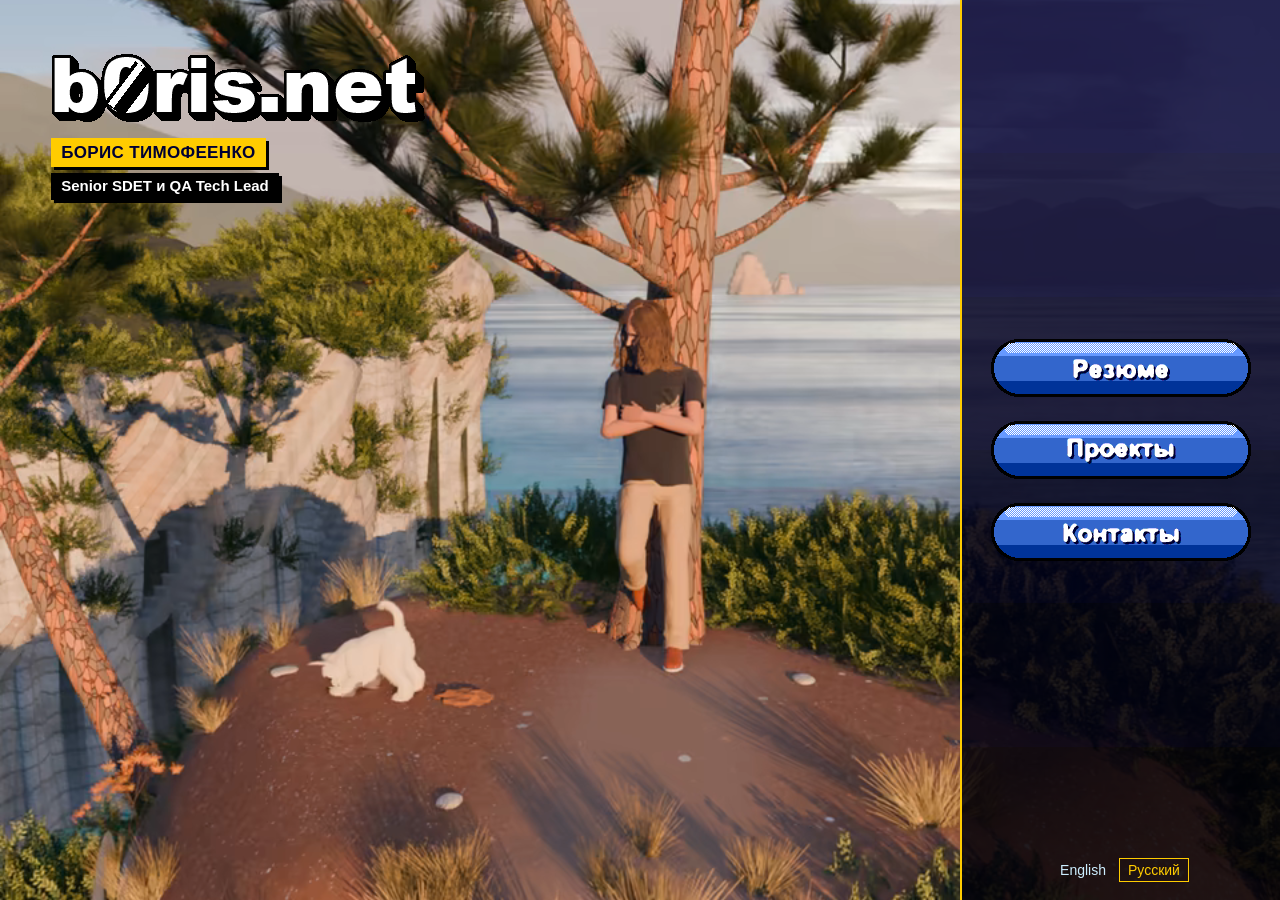
<file: ru/index.html>
<!doctype html>
<html lang="ru">
<head>
<meta charset="utf-8">
<meta name="viewport" content="width=device-width, initial-scale=1">
<meta name="robots" content="noindex">
<title>b0ris.net: Борис Тимофеенко</title>
<link rel="stylesheet" href="../v/disc/logo-zero.css?v=f6f0f025">
<style>
html, body { margin: 0; background: #000; -webkit-text-size-adjust: 100%; }
img { image-rendering: pixelated; }
/* The autorun of a game disc, gone full screen: the art behind everything, the buttons on a dark panel on the right */
.autorun { position: relative; height: 100vh; height: 100dvh; min-height: 520px; overflow: hidden; display: grid; grid-template-columns: minmax(0, 1fr) clamp(280px, 25vw, 360px); }
/* the scene: him by the pine over the sea, Tundra digging and running round him; a 24 s loop rendered in Blender,
   in two versions (the normal film and the PlayStation 2 one); the still is the first frame of the loop */
.art { grid-area: 1 / 1 / 2 / 3; overflow: hidden; background: #336 url(../v/disc/scene/poster-desktop.jpg?v=3aff9dbf) 48% 60% / cover; }
.art video { display: block; width: 100%; height: 100%; object-fit: cover; object-position: 48% 60%; }
/* a background, not a player: no play button over it when the phone will not start it by itself */
.art video::-webkit-media-controls, .art video::-webkit-media-controls-start-playback-button,
.art video::-webkit-media-controls-overlay-play-button { display: none !important; -webkit-appearance: none; }
.head { position: absolute; left: clamp(16px, 4vw, 56px); top: clamp(16px, 6vh, 56px); right: calc(clamp(280px, 25vw, 360px) + 16px); }
.head h1 { margin: 0; line-height: 0; }
.head img { max-width: 100%; height: auto; }
/* the name and the job as two stickers on the art */
.who { margin: 16px 0 0; display: flex; flex-direction: column; align-items: flex-start; gap: 6px; }
.who span { padding: 4px 10px; font: bold 17px/1.25 Arial, Helvetica, sans-serif; box-shadow: 3px 3px 0 #000; }
.who .name { background: #FFCC00; color: #000033; text-transform: uppercase; letter-spacing: 0.02em; }
.who .job { background: #000; color: #FFFFFF; font-size: 15px; }


.panel { grid-area: 1 / 2 / 2 / 3; position: relative; box-sizing: border-box; display: flex; flex-direction: column; justify-content: center; padding: 0 clamp(16px, 2vw, 32px);
  border-left: 2px solid #FFCC00;
  background: linear-gradient(rgba(0,0,51,0.84) 0 17%, rgba(0,0,43,0.84) 17% 33%, rgba(0,0,34,0.84) 33% 50%, rgba(0,0,26,0.84) 50% 67%, rgba(0,0,17,0.84) 67% 83%, rgba(0,0,8,0.84) 83%); }
.btns { display: flex; flex-direction: column; align-items: center; gap: 24px; }
.btns a { display: block; width: 260px; max-width: 100%; aspect-ratio: 260 / 58; background-repeat: no-repeat; background-size: 100% 200%; background-position: 0 0; font-size: 0; color: transparent; image-rendering: pixelated; }
.btns a:hover, .btns a:focus { background-position: 0 100%; outline: none; }
/* the language: two words at the foot of the panel, the current one boxed in yellow; no flags */
.lang { position: absolute; right: 0; bottom: 18px; width: clamp(280px, 25vw, 360px); margin: 0; display: flex; justify-content: center; gap: 4px;
  font: 14px/1.3 "Arial Rounded MT Bold", "Arial Black", Arial, Helvetica, sans-serif; }
.lang a, .lang span { padding: 2px 8px; border: 1px solid transparent; color: #CCEEFF; text-decoration: none; }
.lang a:hover, .lang a:focus-visible { color: #FFFF66; border-color: #6699CC; outline: none; }
.lang [aria-current] { color: #FFCC00; border-color: #FFCC00; }


/* phones: the art on top, the panel under it */
@media (max-width: 700px) {
  .autorun { grid-template-columns: minmax(0, 1fr); grid-template-rows: minmax(0, 1fr) auto; min-height: 560px; }
  .art { grid-area: 1 / 1 / 3 / 2; background-image: url(../v/disc/scene/poster-mobile.jpg?v=aa169ae4); background-position: 50% 0; }
  .art video { object-position: 50% 50%; }
  /* the logo stays on top; the name and the job go down to the bottom of the film, off his face. The header takes the
     film's grid row as its box (an absolute box in a grid can), so its bottom is the panel's top whatever the phone */
  .head { grid-area: 1 / 1 / 2 / 2; left: 16px; right: 16px; top: 44px; bottom: 14px; display: flex; flex-direction: column; }
  .who { margin-top: auto; align-items: flex-end; text-align: right; }  /* to the right: Tundra digs on the left */
  .who .job { max-width: 75%; }
  .who span { font-size: 13px; } .who .job { font-size: 12px; }
  /* a low panel, so the film (and Tundra digging at its bottom left) gets the most of the screen */
  .panel { grid-area: 2 / 1 / 3 / 2; border-left: 0; border-top: 2px solid #FFCC00; padding: 10px 16px 12px; }
  .btns { gap: 8px; }
  .btns a { width: 180px; }
  /* on a phone the panel has no room: the language goes to the top right corner of the film */
  .lang { top: 10px; bottom: auto; right: 10px; width: auto; font-size: 13px; background: rgba(0,0,51,0.7); }
}
</style>
</head>
<body>
<main class="autorun" data-autorun>
<div class="art" role="img" aria-label="Я у сосны над морем в Черногории, а моя собака Тундра роет землю и носится вокруг меня">
<video data-scene="../v/disc/scene/" autoplay muted playsinline preload="auto"
 disablepictureinpicture></video>
</div>
<header class="head">
<h1>
<span class="zl"><img class="zl-letters" src="../v/disc/logo-zero.gif?v=affc822a" width="374" height="68" alt="b0ris.net"><img class="zl-slash" src="../v/disc/logo-zero-slash.gif?v=807dd9f9" width="49" height="55" alt="" style="left:14.44%;top:10.29%;width:13.10%"></span>

</h1>
<p class="who"><span class="name">Борис Тимофеенко</span><span class="job">Senior SDET и QA Tech Lead</span></p>
</header>
<nav class="panel" aria-label="Главное меню">
<div class="btns">
<a href="cv/" style="background-image:url(../v/disc/btn-cv-ru.gif?v=a4a22dc1)">Резюме</a>
<a href="projects/" style="background-image:url(../v/disc/btn-projects-ru.gif?v=93e93ab2)">Проекты</a>
<a href="contacts/" style="background-image:url(../v/disc/btn-contacts-ru.gif?v=9e086b97)">Контакты</a>
</div>
</nav>
<p class="lang" aria-label="Язык"><a href="../" hreflang="en" lang="en">English</a><span aria-current="true">Русский</span></p>
</main>
<script src="../v/disc/scene-player.js?v=c58a98f6"></script>
<script src="../v/disc/disc.js?v=6a7d03bd"></script>
</body>
</html>
</file>
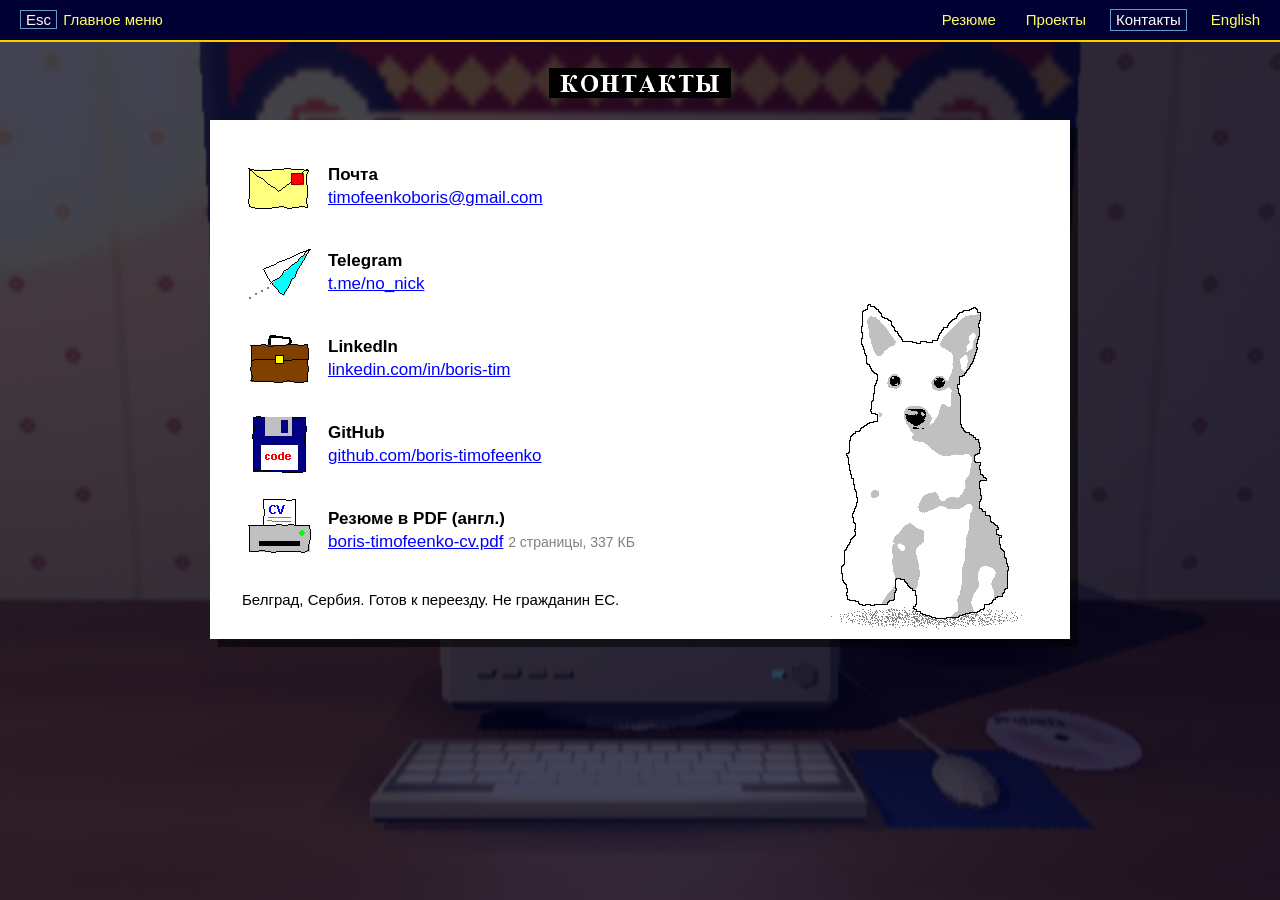
<file: ru/contacts/index.html>
<!doctype html>
<html lang="ru">
<head>
<meta charset="utf-8">
<meta name="viewport" content="width=device-width, initial-scale=1">
<meta name="robots" content="noindex">
<title>Контакты: b0ris.net</title>
<link rel="stylesheet" href="../../v/disc/disc.css?v=6da0a4ae">
<style>
/* Contacts: the Paint drawing printed out. The room of the projects menu behind, dimmed as on the list of all
   projects, the black name bar over it, and the white sheet from the printer with the icons drawn in Paint and Tundra
   drawn in Paint too, but turning in 3D (tools/proto/paint_tundra.py, v/disc/paint-dog.js). */
html { background: #000022; -webkit-text-size-adjust: 100%; }
body { margin: 0; min-height: 100vh; color: #000; font: 17px/1.3 Arial, Helvetica, sans-serif;
  background: linear-gradient(rgba(0,0,30,0.74), rgba(0,0,30,0.74)), #000022 url(../../v/proto/menu-room.jpg?v=ae94d8cd) center / cover fixed; }
img, canvas { image-rendering: pixelated; }
.page { max-width: 860px; margin: 0 auto; padding: 26px 16px 64px; }
.page h1 { margin: 0 0 22px; line-height: 0; text-align: center; }
.sheet { position: relative; box-sizing: border-box; min-height: 470px; padding: 30px 32px 30px; background: #FFFFFF;
  box-shadow: 8px 8px 0 rgba(0,0,0,0.55); }
/* the Text tool had no smoothing */
.list { list-style: none; margin: 0; padding: 0; display: grid; gap: 12px; max-width: 470px; -webkit-font-smoothing: none; }
.list li { display: grid; grid-template-columns: 72px minmax(0, 1fr); gap: 14px; align-items: center; }
.list b { display: block; }
.list a { color: #0000FF; overflow-wrap: anywhere; }
.list a.pic { display: block; line-height: 0; border: 1px dashed transparent; }
.list li:hover a.pic, .list a.pic:focus { border-color: #000; outline: none; }
.list small { font-size: 14px; color: #808080; }
.where { margin: 22px 0 0; font-size: 15px; -webkit-font-smoothing: none; max-width: 470px; }
.pdog { position: absolute; right: 40px; bottom: 8px; line-height: 0; cursor: pointer; }
/* too narrow for her beside the list: she sits under it, in the middle */
@media (max-width: 860px) {
  .sheet { padding-bottom: 372px; min-height: 0; }
  .pdog { right: 50%; margin-right: -112px; }
}
@media (max-width: 700px) {
  .page { padding: 18px 12px 40px; }
  .sheet { padding: 20px 16px 286px; box-shadow: 5px 5px 0 rgba(0,0,0,0.55); }
  .pdog { margin-right: -86px; }
}
</style>
</head>
<body data-page="contacts">
<nav class="bar" aria-label="Диск">
<a href="../" data-back><kbd>Esc</kbd> Главное меню</a>
<span class="gap"></span>
<a href="../cv/" data-nav="cv">Резюме</a>
<a href="../projects/" data-nav="projects">Проекты</a>
<a href="../contacts/" data-nav="contacts">Контакты</a>
<a href="../../contacts/" hreflang="en" lang="en">English</a>
</nav>

<main class="page">
<h1><img src="../../v/disc/title-contacts-ru.gif?v=4e7f4dbb" width="182" height="30" alt="Контакты"></h1>
<div class="sheet">
<ul class="list">
<li><a class="pic" href="mailto:timofeenkoboris@gmail.com" aria-hidden="true" tabindex="-1"><img data-look src="../../v/disc/paint-mail.gif?v=f103dd78" width="72" height="72" alt=""></a><span><b>Почта</b><a href="mailto:timofeenkoboris@gmail.com">timofeenkoboris@gmail.com</a></span></li>
<li><a class="pic" href="https://t.me/no_nick" aria-hidden="true" tabindex="-1"><img data-look src="../../v/disc/paint-plane.gif?v=94e9266d" width="72" height="72" alt=""></a><span><b>Telegram</b><a href="https://t.me/no_nick">t.me/no_nick</a></span></li>
<li><a class="pic" href="https://linkedin.com/in/boris-tim" aria-hidden="true" tabindex="-1"><img data-look src="../../v/disc/paint-case.gif?v=44c7d0bb" width="72" height="72" alt=""></a><span><b>LinkedIn</b><a href="https://linkedin.com/in/boris-tim">linkedin.com/in/boris-tim</a></span></li>
<li><a class="pic" href="https://github.com/boris-timofeenko" aria-hidden="true" tabindex="-1"><img data-look src="../../v/disc/paint-floppy.gif?v=06f2e739" width="72" height="72" alt=""></a><span><b>GitHub</b><a href="https://github.com/boris-timofeenko">github.com/boris-timofeenko</a></span></li>
<li><a class="pic" href="https://b0ris.net/boris-timofeenko-cv.pdf?v=75dc65d9" aria-hidden="true" tabindex="-1"><img data-look src="../../v/disc/paint-printer.gif?v=799d0996" width="72" height="72" alt=""></a><span><b>Резюме в PDF (англ.)</b><a href="https://b0ris.net/boris-timofeenko-cv.pdf?v=75dc65d9">boris-timofeenko-cv.pdf</a> <small>2 страницы, 337&nbsp;КБ</small></span></li>
</ul>
<p class="where">Белград, Сербия. Готов к переезду. Не гражданин ЕС.</p>
<div class="pdog" data-pdog><picture><source media="(max-width: 700px)" srcset="../../v/disc/paint-tundra/phone/sit.png?v=c1acdc79"><img class="still" src="../../v/disc/paint-tundra/desk/sit.png?v=ae27b012" alt="Моя собака Тундра, нарисованная в Paint"></picture><template data-sheets="desk"><img data-sheet="body" src="../../v/disc/paint-tundra/desk/body.png?v=1a32e62e" alt=""><img data-sheet="shut" src="../../v/disc/paint-tundra/desk/shut.png?v=574d20b9" alt=""><img data-sheet="tail" src="../../v/disc/paint-tundra/desk/tail.png?v=97ba9daa" alt=""><img data-sheet="shadow" src="../../v/disc/paint-tundra/desk/shadow.png?v=ab80f1bb" alt=""></template><template data-sheets="phone"><img data-sheet="body" src="../../v/disc/paint-tundra/phone/body.png?v=a3d8794e" alt=""><img data-sheet="shut" src="../../v/disc/paint-tundra/phone/shut.png?v=61c2429e" alt=""><img data-sheet="tail" src="../../v/disc/paint-tundra/phone/tail.png?v=4f566bd1" alt=""><img data-sheet="shadow" src="../../v/disc/paint-tundra/phone/shadow.png?v=45139e8f" alt=""></template></div>
</div>
</main>
<script src="../../v/disc/paint-tundra/frames.js?v=a6e1a936"></script>
<script src="../../v/disc/paint-dog.js?v=eb59f464"></script>
<script src="../../v/disc/disc.js?v=6a7d03bd"></script>
</body>
</html>
</file>
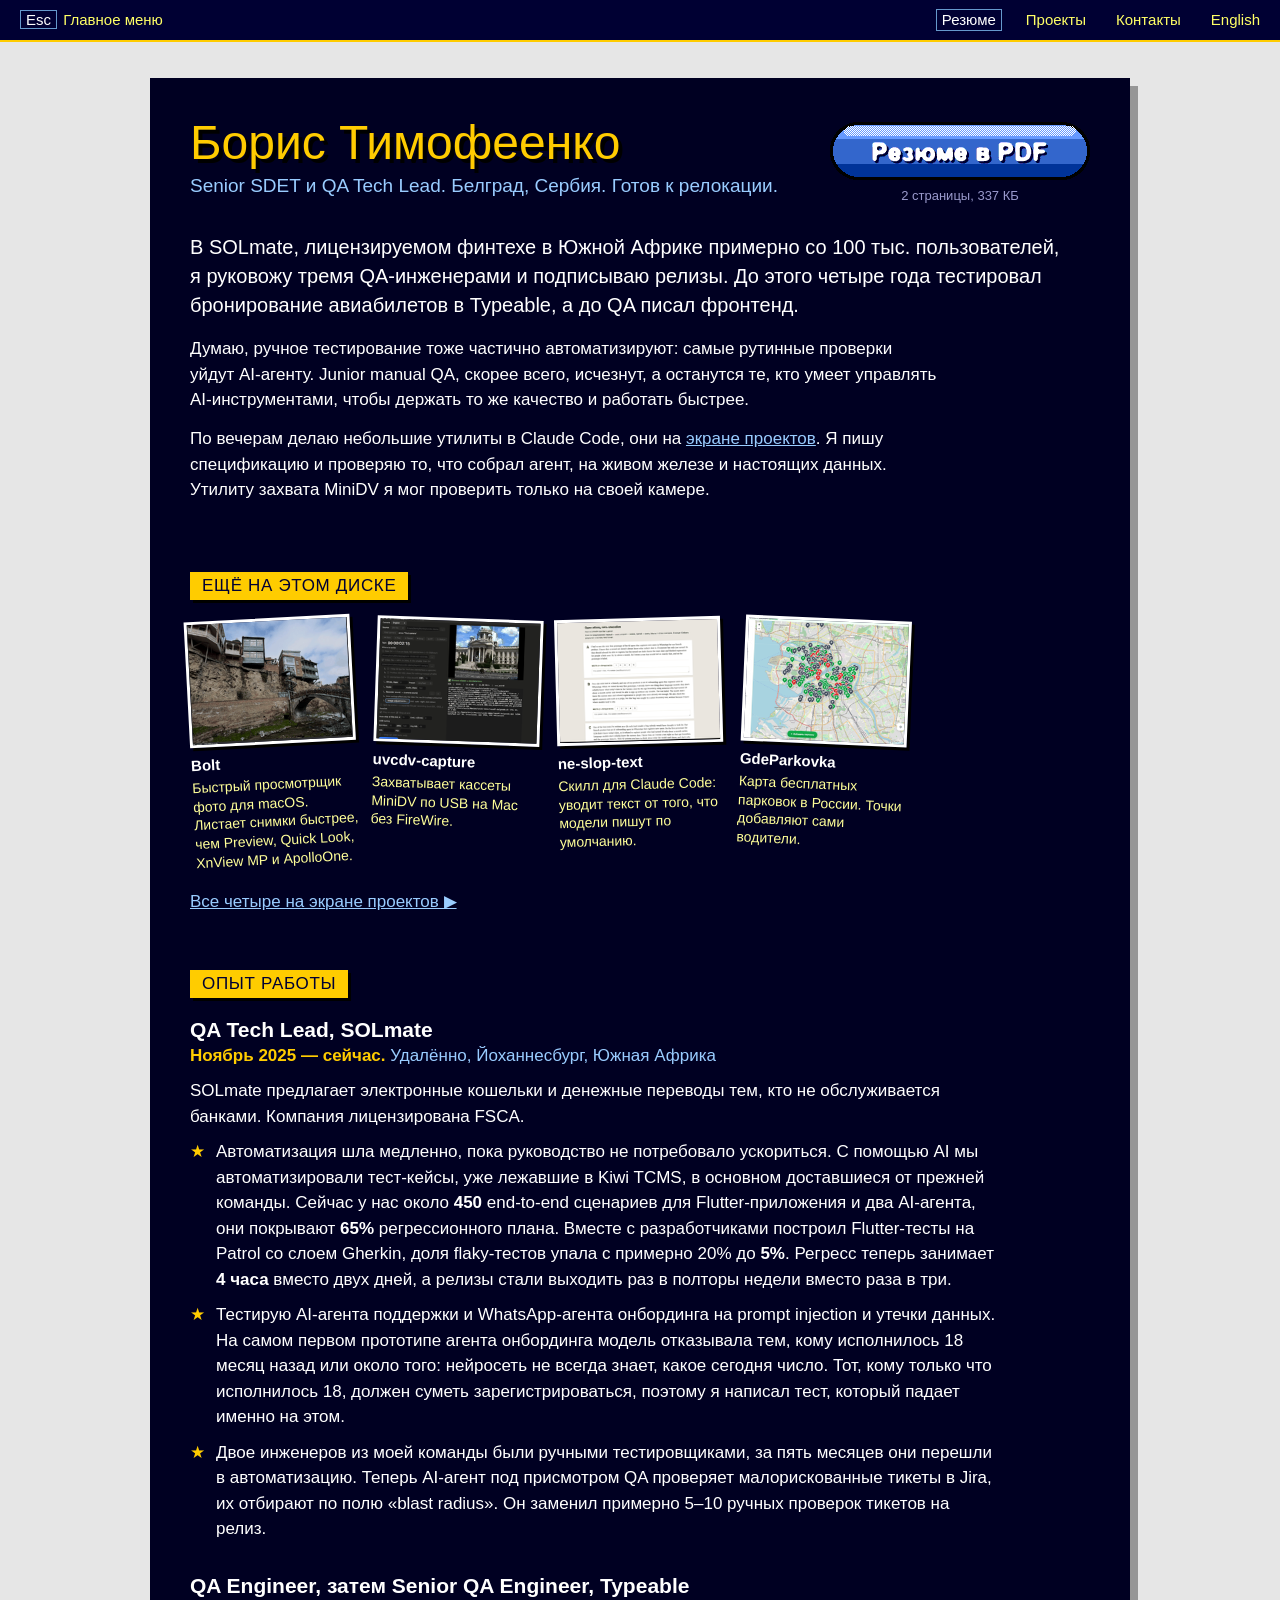
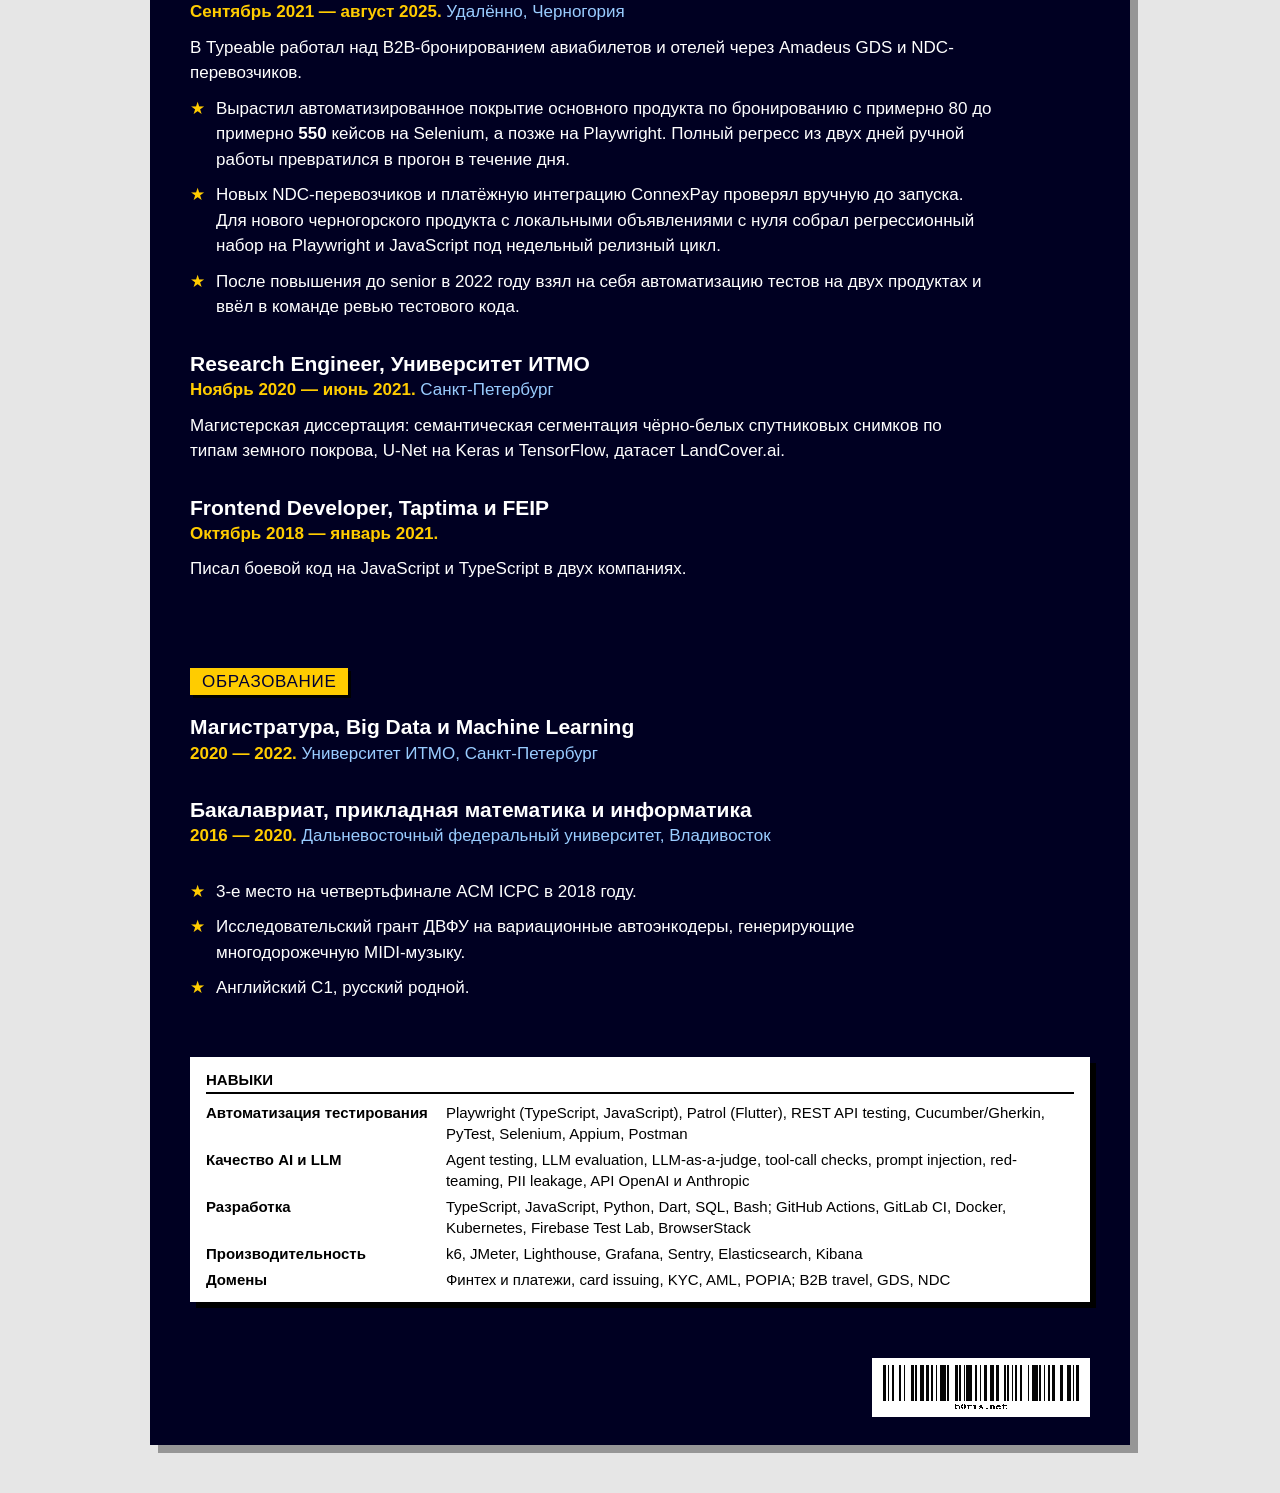
<file: ru/cv/index.html>
<!doctype html>
<html lang="ru">
<head>
<meta charset="utf-8">
<meta name="viewport" content="width=device-width, initial-scale=1">
<meta name="robots" content="noindex">
<title>Резюме: Борис Тимофеенко</title>
<link rel="stylesheet" href="../../v/disc/disc.css?v=6da0a4ae">
<style>
/* The CV as the back of the box, lying on a grey shelf: dark navy, yellow Arial Black, stars for bullets,
   screenshots in white frames tilted by hand, the skills on a white box and the barcode. */
html { background: #E6E6E6; -webkit-text-size-adjust: 100%; }
body { margin: 0; color: #FFFFFF; font: 17px/1.5 Arial, Helvetica, sans-serif; }
img { image-rendering: pixelated; }
.back { max-width: 980px; margin: 36px auto 48px; padding: 40px 40px 28px; box-sizing: border-box; background: #000022; box-shadow: 8px 8px 0 rgba(0,0,0,0.35); }
a { color: #99CCFF; }
a:hover { color: #FFFF66; }
h1 { margin: 0 0 4px; font: 48px/1.05 "Arial Black", "Arial Bold", Arial, sans-serif; color: #FFCC00; text-shadow: 4px 4px 0 #000; }
.sub { margin: 0; font-size: 19px; color: #99CCFF; }
.title { display: flex; flex-wrap: wrap; justify-content: space-between; align-items: flex-start; gap: 16px 28px; margin: 0 0 28px; }
/* the PDF as one more glossy button of the autorun */
.pdf { margin: 4px 0 0; text-align: center; font-size: 13px; color: #9999CC; }
.pdf a { display: block; width: 260px; aspect-ratio: 260 / 58; margin: 0 0 6px; background-repeat: no-repeat; background-size: 100% 200%; background-position: 0 0; font-size: 0; color: transparent; }
.pdf a:hover, .pdf a:focus { background-position: 0 100%; outline: none; }
.lead p { margin: 0 0 0.8em; max-width: 44em; }
.lead p:first-child { font-size: 20px; line-height: 1.45; }
/* section names: the yellow tag of the cover */
h2 { display: inline-block; margin: 56px 0 18px; padding: 4px 12px 3px; background: #FFCC00; color: #000033; font: 17px/1.2 "Arial Black", "Arial Bold", Arial, sans-serif; letter-spacing: 0.04em; text-transform: uppercase; box-shadow: 3px 3px 0 #000; }
.job { margin: 0 0 30px; }
.job h3 { margin: 0; font: bold 21px/1.3 Arial, Helvetica, sans-serif; }
.job .when { margin: 0 0 10px; color: #99CCFF; }
.job .when b { color: #FFCC00; font-weight: bold; }
.feat { list-style: none; margin: 0; padding: 0; }
.feat li { position: relative; padding-left: 26px; margin: 0 0 10px; max-width: 46em; }
.feat li::before { content: "\2605"; position: absolute; left: 0; top: 0; color: #FFCC00; }
.feat b { color: #FFFFFF; }
.plain { margin: 0 0 10px; max-width: 46em; }

.shots { display: grid; grid-template-columns: repeat(5, minmax(0, 1fr)); gap: 18px; margin: 0; padding: 0; list-style: none; }
.shots a { display: block; color: #FFFF99; text-decoration: none; font-size: 14px; line-height: 1.35; }
.shots a:hover { color: #FFFFFF; }
.shots img { display: block; width: 100%; height: auto; aspect-ratio: 220 / 168; object-fit: cover; border: 3px solid #FFFFFF; box-shadow: 3px 3px 0 #000; margin: 0 0 8px; box-sizing: border-box; image-rendering: auto; }
.shots li:nth-child(1) a { transform: rotate(-3deg); } .shots li:nth-child(2) a { transform: rotate(2deg); } .shots li:nth-child(3) a { transform: rotate(-1.5deg); }
.shots li:nth-child(4) a { transform: rotate(2.5deg); } .shots li:nth-child(5) a { transform: rotate(-2deg); }
.shots b { display: block; margin: 0 0 2px; color: #FFFFFF; font-size: 15px; }
.more { margin: 20px 0 0; }

.req { background: #FFFFFF; color: #000000; padding: 14px 16px 12px; font-size: 15px; line-height: 1.4; box-shadow: 6px 6px 0 #000; }
.req h2 { display: block; margin: 0 0 8px; padding: 0 0 3px; background: none; box-shadow: none; color: #000; font: bold 15px/1.2 Arial, Helvetica, sans-serif; letter-spacing: 0; border-bottom: 2px solid #000; }
.req dl { margin: 0; display: grid; grid-template-columns: max-content minmax(0, 1fr); gap: 5px 18px; }
.req dt { font-weight: bold; }
.req dd { margin: 0; }

.end { margin: 56px 0 0; display: flex; justify-content: flex-end; }
.code { width: 210px; background: #FFFFFF; padding: 4px; line-height: 0; }
.code img { width: 100%; height: auto; }
@media (max-width: 860px) { .shots { grid-template-columns: repeat(3, minmax(0, 1fr)); } }
@media (max-width: 1040px) { .back { margin: 24px 16px 40px; } }
@media (max-width: 600px) {
  .pdf { text-align: left; }
  .back { margin: 0; padding: 28px 16px 24px; box-shadow: none; }
  h1 { font-size: 34px; text-shadow: 3px 3px 0 #000; }
  .shots { grid-template-columns: repeat(2, minmax(0, 1fr)); }
  .req dl { grid-template-columns: minmax(0, 1fr); gap: 0; } .req dd { margin: 0 0 8px; }
}
</style>
</head>
<body data-page="cv">
<nav class="bar" aria-label="Диск">
<a href="../" data-back><kbd>Esc</kbd> Главное меню</a>
<span class="gap"></span>
<a href="../cv/" data-nav="cv">Резюме</a>
<a href="../projects/" data-nav="projects">Проекты</a>
<a href="../contacts/" data-nav="contacts">Контакты</a>
<a href="../../cv/" hreflang="en" lang="en">English</a>
</nav>

<main class="back">
<header class="title">
<div><h1>Борис Тимофеенко</h1>
<p class="sub">Senior SDET и QA Tech Lead. Белград, Сербия. Готов к релокации.</p></div>
<p class="pdf"><a href="https://b0ris.net/boris-timofeenko-cv.pdf?v=75dc65d9" style="background-image:url(../../v/disc/btn-pdf-ru.gif?v=ba24664a)">Резюме в PDF (англ.)</a>2 страницы, 337&nbsp;КБ</p>
</header>
<div class="lead">
<p>В SOLmate, лицензируемом финтехе в Южной Африке примерно со 100&nbsp;тыс. пользователей, я руковожу тремя QA-инженерами и подписываю релизы. До этого четыре года тестировал бронирование авиабилетов в Typeable, а до QA писал фронтенд.</p>
<p>Думаю, ручное тестирование тоже частично автоматизируют: самые рутинные проверки уйдут AI-агенту. Junior manual QA, скорее всего, исчезнут, а останутся те, кто умеет управлять AI-инструментами, чтобы держать то же качество и работать быстрее.</p>
<p>По вечерам делаю небольшие утилиты в Claude Code, они на <a href="../projects/">экране проектов</a>. Я пишу спецификацию и проверяю то, что собрал агент, на живом железе и настоящих данных. Утилиту захвата MiniDV я мог проверить только на своей камере.</p>
</div>

<h2>Ещё на этом диске</h2>
<ul class="shots">
<li><a href="https://projects.b0ris.net/ru/bolt/"><img src="../../v/proto/box-bolt.png?v=ef36fe5a" width="220" height="168" alt=""><b>Bolt</b>Быстрый просмотрщик фото для macOS. Листает снимки быстрее, чем Preview, Quick Look, XnView MP и ApolloOne.</a></li>
<li><a href="https://projects.b0ris.net/ru/uvcdv-capture/"><img src="../../v/proto/box-uvcdv.png?v=8b09dde6" width="220" height="173" alt=""><b>uvcdv-capture</b>Захватывает кассеты MiniDV по USB на Mac без FireWire.</a></li>
<li><a href="https://projects.b0ris.net/ru/ne-slop-text/"><img src="../../v/disc/box-neslop.png?v=d8a3974d" width="220" height="156" alt=""><b>ne-slop-text</b>Скилл для Claude Code: уводит текст от того, что модели пишут по умолчанию.</a></li>
<li><a href="https://projects.b0ris.net/ru/gdeparkovka/"><img src="../../v/proto/box-parking.png?v=a443a7dc" width="220" height="162" alt=""><b>GdeParkovka</b>Карта бесплатных парковок в России. Точки добавляют сами водители.</a></li>
</ul>
<p class="more"><a href="../projects/">Все четыре на экране проектов &#9654;</a></p>

<h2>Опыт работы</h2>
<div class="job">
<h3>QA Tech Lead, SOLmate</h3>
<p class="when"><b>Ноябрь 2025 &mdash; сейчас.</b> Удалённо, Йоханнесбург, Южная Африка</p>
<p class="plain">SOLmate предлагает электронные кошельки и денежные переводы тем, кто не обслуживается банками. Компания лицензирована FSCA.</p>
<ul class="feat">
<li>Автоматизация шла медленно, пока руководство не потребовало ускориться. С помощью AI мы автоматизировали тест-кейсы, уже лежавшие в Kiwi TCMS, в основном доставшиеся от прежней команды. Сейчас у нас около <b>450</b> end-to-end сценариев для Flutter-приложения и два AI-агента, они покрывают <b>65%</b> регрессионного плана. Вместе с разработчиками построил Flutter-тесты на Patrol со слоем Gherkin, доля flaky-тестов упала с примерно 20% до <b>5%</b>. Регресс теперь занимает <b>4&nbsp;часа</b> вместо двух дней, а релизы стали выходить раз в полторы недели вместо раза в три.</li>
<li>Тестирую AI-агента поддержки и WhatsApp-агента онбординга на prompt injection и утечки данных. На самом первом прототипе агента онбординга модель отказывала тем, кому исполнилось 18 месяц назад или около того: нейросеть не всегда знает, какое сегодня число. Тот, кому только что исполнилось 18, должен суметь зарегистрироваться, поэтому я написал тест, который падает именно на этом.</li>
<li>Двое инженеров из моей команды были ручными тестировщиками, за пять месяцев они перешли в автоматизацию. Теперь AI-агент под присмотром QA проверяет малорискованные тикеты в Jira, их отбирают по полю &laquo;blast radius&raquo;. Он заменил примерно 5&ndash;10 ручных проверок тикетов на релиз.</li>
</ul>
</div>
<div class="job">
<h3>QA Engineer, затем Senior QA Engineer, Typeable</h3>
<p class="when"><b>Сентябрь 2021 &mdash; август 2025.</b> Удалённо, Черногория</p>
<p class="plain">В Typeable работал над B2B-бронированием авиабилетов и отелей через Amadeus GDS и NDC-перевозчиков.</p>
<ul class="feat">
<li>Вырастил автоматизированное покрытие основного продукта по бронированию с примерно 80 до примерно <b>550</b> кейсов на Selenium, а позже на Playwright. Полный регресс из двух дней ручной работы превратился в прогон в течение дня.</li>
<li>Новых NDC-перевозчиков и платёжную интеграцию ConnexPay проверял вручную до запуска. Для нового черногорского продукта с локальными объявлениями с нуля собрал регрессионный набор на Playwright и JavaScript под недельный релизный цикл.</li>
<li>После повышения до senior в 2022 году взял на себя автоматизацию тестов на двух продуктах и ввёл в команде ревью тестового кода.</li>
</ul>
</div>
<div class="job">
<h3>Research Engineer, Университет ИТМО</h3>
<p class="when"><b>Ноябрь 2020 &mdash; июнь 2021.</b> Санкт-Петербург</p>
<p class="plain">Магистерская диссертация: семантическая сегментация чёрно-белых спутниковых снимков по типам земного покрова, U-Net на Keras и TensorFlow, датасет LandCover.ai.</p>
</div>
<div class="job">
<h3>Frontend Developer, Taptima и FEIP</h3>
<p class="when"><b>Октябрь 2018 &mdash; январь 2021.</b></p>
<p class="plain">Писал боевой код на JavaScript и TypeScript в двух компаниях.</p>
</div>

<h2>Образование</h2>
<div class="job">
<h3>Магистратура, Big Data и Machine Learning</h3>
<p class="when"><b>2020 &mdash; 2022.</b> Университет ИТМО, Санкт-Петербург</p>
</div>
<div class="job">
<h3>Бакалавриат, прикладная математика и информатика</h3>
<p class="when"><b>2016 &mdash; 2020.</b> Дальневосточный федеральный университет, Владивосток</p>
</div>
<ul class="feat">
<li>3-е место на четвертьфинале ACM ICPC в 2018 году.</li>
<li>Исследовательский грант ДВФУ на вариационные автоэнкодеры, генерирующие многодорожечную MIDI-музыку.</li>
<li>Английский C1, русский родной.</li>
</ul>

<section class="req" style="margin-top:56px">
<h2>Навыки</h2>
<dl>
<dt>Автоматизация тестирования</dt><dd>Playwright (TypeScript, JavaScript), Patrol (Flutter), REST API testing, Cucumber/Gherkin, PyTest, Selenium, Appium, Postman</dd>
<dt>Качество AI и LLM</dt><dd>Agent testing, LLM evaluation, LLM-as-a-judge, tool-call checks, prompt injection, red-teaming, PII leakage, API OpenAI и Anthropic</dd>
<dt>Разработка</dt><dd>TypeScript, JavaScript, Python, Dart, SQL, Bash; GitHub Actions, GitLab CI, Docker, Kubernetes, Firebase Test Lab, BrowserStack</dd>
<dt>Производительность</dt><dd>k6, JMeter, Lighthouse, Grafana, Sentry, Elasticsearch, Kibana</dd>
<dt>Домены</dt><dd>Финтех и платежи, card issuing, KYC, AML, POPIA; B2B travel, GDS, NDC</dd>
</dl>
</section>

<footer class="end"><div class="code"><img src="../../v/proto/barcode.gif?v=89b097e5" width="288" height="70" alt="Штрихкод, в котором закодирован b0ris.net"></div></footer>
</main>
</body>
</html>
</file>
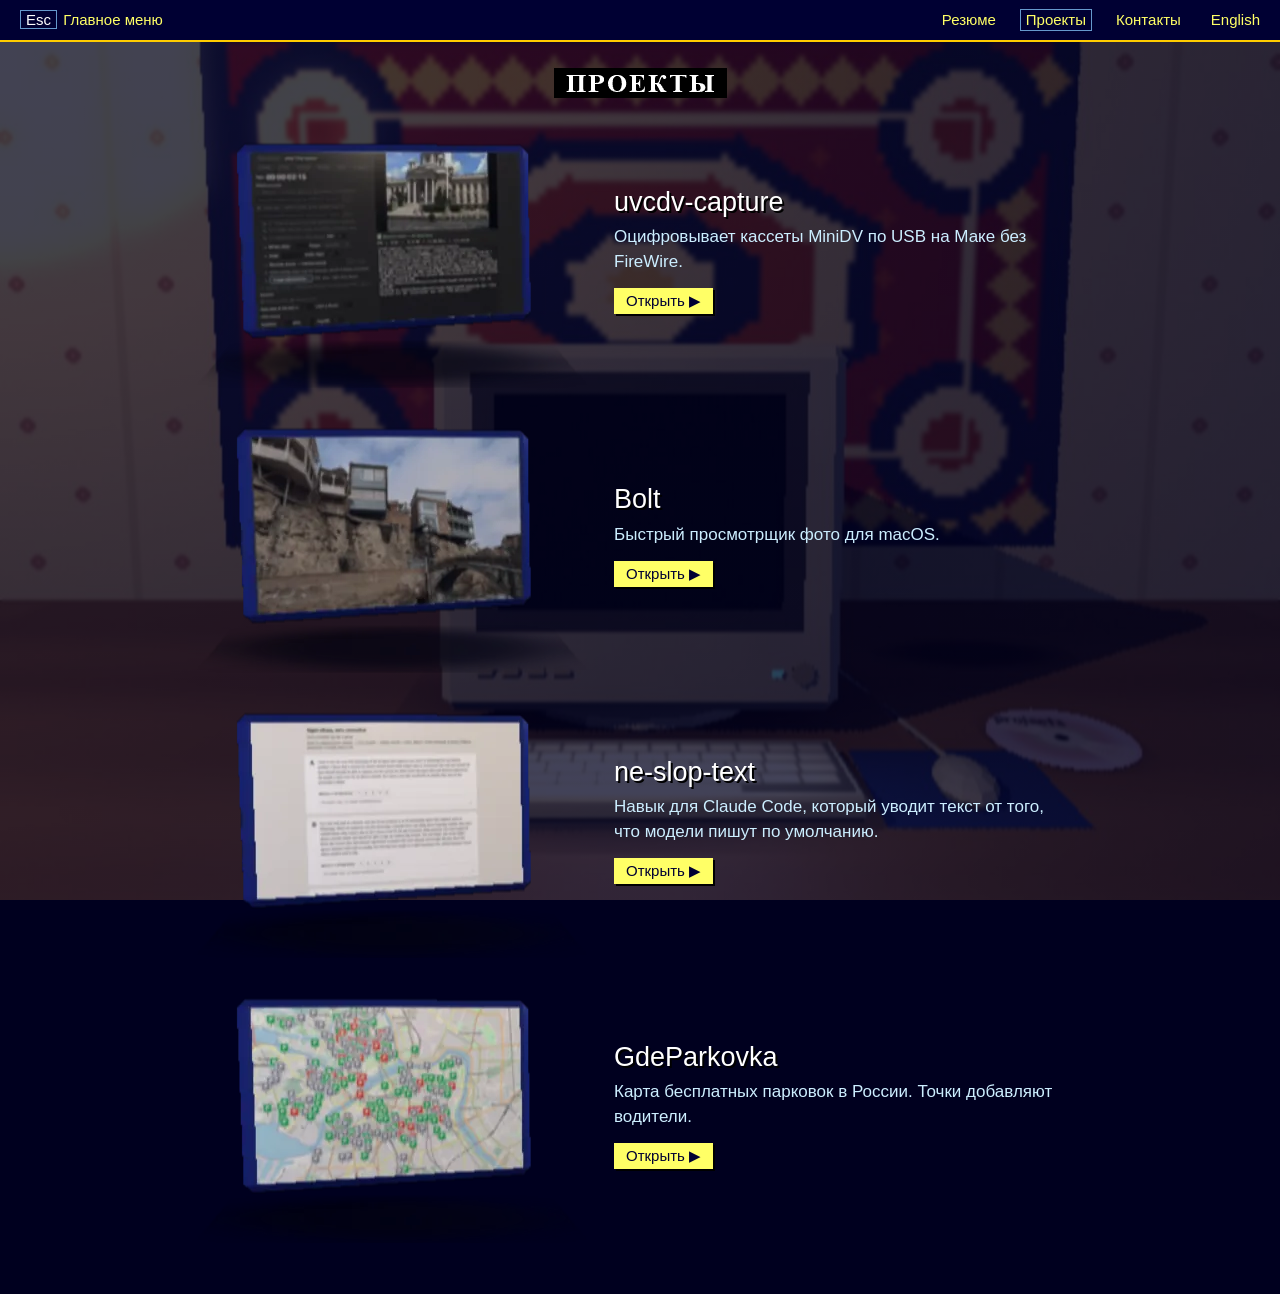
<file: ru/list/index.html>
<!doctype html>
<html lang="ru">
<head>
<meta charset="utf-8">
<meta name="viewport" content="width=device-width, initial-scale=1">
<meta name="robots" content="noindex">
<title>Все проекты: b0ris.net</title>
<link rel="stylesheet" href="../../v/disc/disc.css?v=6da0a4ae">
<style>
/* All projects as a PS2 menu list: the room of the projects menu behind, dimmed as when a game pauses, and a card
   per project rendered in 3D (tools/proto/cards3d.py) that turns under the pointer, like the selected item did. */
html { background: #000022; -webkit-text-size-adjust: 100%; }
body { margin: 0; min-height: 100vh; color: #CCEEFF; font: 17px/1.45 Arial, Helvetica, sans-serif;
  background: linear-gradient(rgba(0,0,30,0.74), rgba(0,0,30,0.74)), #000022 url(../../v/proto/menu-room.jpg?v=ae94d8cd) center / cover fixed; }
[data-page="list"] .bar [data-nav="projects"] { border-color: #6699CC; }
.list { max-width: 900px; margin: 0 auto; padding: 26px 16px 48px; }
.list h1 { margin: 0 0 14px; line-height: 0; text-align: center; }
.list h1 img { image-rendering: pixelated; }
.cards { list-style: none; margin: 0; padding: 0; display: grid; gap: 6px; }
.card { display: grid; grid-template-columns: 400px minmax(0, 1fr); align-items: center; gap: 4px 22px; padding: 0 16px 0 0; color: inherit; text-decoration: none; border: 2px solid transparent; }
.card:hover, .card:focus { border-color: #6699CC; background: rgba(0,0,51,0.6); outline: none; }
.slab { display: block; width: 400px; max-width: 100%; aspect-ratio: 400 / 275; background-repeat: no-repeat; background-size: 800% 100%; background-position: 0 0; }
.card:hover .slab, .card:focus .slab { animation: turn 0.9s steps(8, jump-none) infinite alternate; }
@keyframes turn { from { background-position-x: 0%; } to { background-position-x: 100%; } }
.card b { display: block; font: 27px/1.1 "Arial Black", "Arial Bold", Arial, sans-serif; color: #FFFFFF; text-shadow: 2px 2px 0 #000; }
.card:hover b, .card:focus b { color: #FFFF66; }
.card .what { display: block; margin: 8px 0 14px; }
.card .go { display: inline-block; padding: 4px 12px; color: #000033; background: #FFFF66; font: 15px "Arial Rounded MT Bold", "Arial Black", Arial, sans-serif; box-shadow: 2px 2px 0 #000; }
@media (max-width: 760px) {
  .card { grid-template-columns: minmax(0, 1fr); padding: 0 12px 16px; }
  .slab { margin: 0 auto; }
}
</style>
</head>
<body data-page="list">
<nav class="bar" aria-label="Диск">
<a href="../" data-back><kbd>Esc</kbd> Главное меню</a>
<span class="gap"></span>
<a href="../cv/" data-nav="cv">Резюме</a>
<a href="../projects/" data-nav="projects">Проекты</a>
<a href="../contacts/" data-nav="contacts">Контакты</a>
<a href="../../list/" hreflang="en" lang="en">English</a>
</nav>

<main class="list">
<h1><img src="../../v/disc/title-projects-ru.gif?v=d07b25c2" width="173" height="30" alt="Проекты"></h1>
<ul class="cards">
<li><a class="card" href="https://projects.b0ris.net/ru/uvcdv-capture/"><span class="slab" style="background-image:url(../../v/disc/card-uvcdv.webp?v=923b9edc)" role="img" aria-label="Окно uvcdv-capture на карточке"></span><span><b>uvcdv-capture</b><span class="what">Оцифровывает кассеты MiniDV по USB на Маке без FireWire.</span><span class="go">Открыть &#9654;</span></span></a></li>
<li><a class="card" href="https://projects.b0ris.net/ru/bolt/"><span class="slab" style="background-image:url(../../v/disc/card-bolt.webp?v=8e894f54)" role="img" aria-label="Bolt с одной из моих фотографий на карточке"></span><span><b>Bolt</b><span class="what">Быстрый просмотрщик фото для macOS.</span><span class="go">Открыть &#9654;</span></span></a></li>
<li><a class="card" href="https://projects.b0ris.net/ru/ne-slop-text/"><span class="slab" style="background-image:url(../../v/disc/card-neslop.webp?v=f66e1dba)" role="img" aria-label="Слепой тест ne-slop-text на карточке"></span><span><b>ne-slop-text</b><span class="what">Навык для Claude Code, который уводит текст от того, что модели пишут по умолчанию.</span><span class="go">Открыть &#9654;</span></span></a></li>
<li><a class="card" href="https://projects.b0ris.net/ru/gdeparkovka/"><span class="slab" style="background-image:url(../../v/disc/card-parking.webp?v=9e7ed07d)" role="img" aria-label="Карта GdeParkovka на карточке"></span><span><b>GdeParkovka</b><span class="what">Карта бесплатных парковок в России. Точки добавляют водители.</span><span class="go">Открыть &#9654;</span></span></a></li>
</ul>
</main>
<script src="../../v/disc/disc.js?v=6a7d03bd"></script>
</body>
</html>
</file>
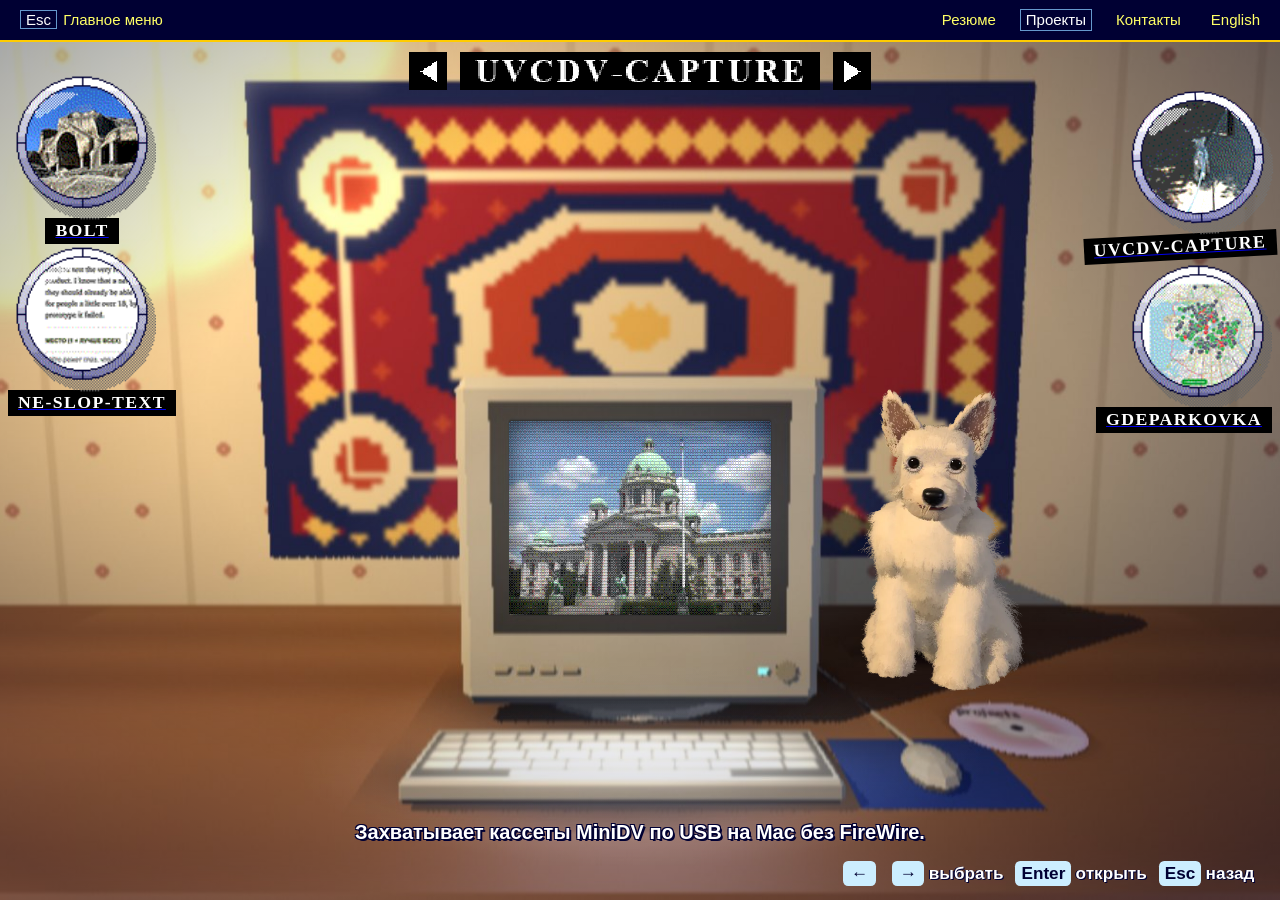
<file: ru/projects/index.html>
<!doctype html>
<html lang="ru">
<head>
<meta charset="utf-8">
<meta name="viewport" content="width=device-width, initial-scale=1">
<meta name="robots" content="noindex">
<title>Проекты: b0ris.net</title>
<link rel="stylesheet" href="../../v/disc/disc.css?v=6da0a4ae">
<style>
html, body { margin: 0; background: #000; -webkit-text-size-adjust: 100%; }
/* The main menu of P1 at full screen. The room fills the width of the window (menu-room-wide.jpg, the 4:3 render seen
   twice as wide); what happens in it sits on the stage, the 4:3 middle at the full height of the window, and --u is
   a hundredth of the stage's width. The medallions and the key prompts keep to the edges of the window. */
.screen { --bar: 42px; --w: min(100vw, calc((100vh - var(--bar)) * 4 / 3)); --sw: var(--w); --u: calc(var(--w) / 100); min-height: 100vh; display: flex; flex-direction: column; align-items: center; justify-content: flex-start; }
@supports (height: 100dvh) { .screen { --w: min(100vw, calc((100dvh - var(--bar)) * 4 / 3)); min-height: 100dvh; } }
.screen > .bar { align-self: stretch; min-height: var(--bar); }
.game { position: relative; box-sizing: border-box; width: 100%; height: calc(var(--w) * 3 / 4); overflow: hidden; user-select: none;
  background: #000 url(../../v/proto/menu-room-wide.jpg?v=d65f5413) 50% 0 / auto 100% no-repeat; }
.game > *, .stage > * { position: absolute; }
.stage { left: 50%; top: 0; width: var(--sw); height: calc(var(--sw) * 3 / 4); margin-left: calc(var(--sw) / -2); --u: calc(var(--sw) / 100); }
/* the glass of the CRT in the render (tools/proto/room3d.py prints these) */
.tv { left: 38.52%; top: 44.19%; width: 22.95%; height: 22.55%; background: #000; display: block; overflow: hidden; border-radius: 1.5% / 2%; }
.tv > * { position: absolute; inset: 0; width: 100%; height: 100%; }
.tv img, .tv canvas { display: block; width: 100%; height: 100%; object-fit: cover; image-rendering: pixelated; }
.tv video { display: none; }
.tv .strip { height: auto; animation: scrollup 14s linear infinite alternate; }
.tv .pan { width: auto; max-width: none; height: 100%; animation: panx 16s ease-in-out infinite alternate; }
.tv .zoom { animation: zoom 9s ease-in-out infinite alternate; transform-origin: 55% 45%; }
.tv .snow { visibility: hidden; z-index: 3; }
.tv .glass { z-index: 4; pointer-events: none; background:
  linear-gradient(140deg, rgba(255,255,255,0.22) 0%, rgba(255,255,255,0.06) 30%, rgba(255,255,255,0) 45%),
  repeating-linear-gradient(0deg, rgba(0,0,0,0.22) 0 1px, rgba(0,0,0,0) 1px 3px);
  box-shadow: inset 0 0 calc(2.4 * var(--u)) rgba(0,0,0,0.75); border-radius: inherit; }
@keyframes scrollup { from { transform: translateY(0); } to { transform: translateY(-57%); } }
@keyframes panx { from { transform: translateX(0); } to { transform: translateX(calc(-100% + calc(27.5 * var(--u)))); } }
@keyframes zoom { from { transform: scale(1); } to { transform: scale(1.35); } }

.capbar { top: 1.2%; left: 0; right: 0; display: flex; justify-content: center; align-items: center; gap: calc(1.2 * var(--u)); pointer-events: none; }
.capbar img { height: calc(3.3 * var(--u)); width: auto; image-rendering: pixelated; }
.capbar button { pointer-events: auto; background: none; border: 0; padding: 0; cursor: pointer; line-height: 0; }
.capbar button:active { transform: translateY(1px); }
/* what the project is, on the desk under the keyboard */
.about { top: 90.6%; left: 24%; right: 24%; margin: 0; text-align: center; font: bold calc(1.75 * var(--u))/1.3 Arial, Helvetica, sans-serif; color: #FFFFFF; pointer-events: none;
  text-shadow: -1px -1px 0 #000033, 1px -1px 0 #000033, -1px 1px 0 #000033, 1px 1px 0 #000033, 2px 2px 0 #000033; }

/* the keys, bottom right, the way PS2 menus showed their button prompts */
.prompts { right: 2%; bottom: 1.6%; margin: 0; font: bold calc(1.5 * var(--u))/1 Arial, Helvetica, sans-serif; color: #FFFFFF; pointer-events: none;
  text-shadow: 1px 1px 0 #000033, -1px 0 0 #000033; }
.prompts kbd { font: inherit; display: inline-block; min-width: 1.2em; padding: 0.25em 0.35em; margin: 0 0.25em 0 0.7em; text-align: center; color: #000033; background: #CCEEFF; border-radius: 0.3em; text-shadow: none; }
@media (hover: none) { .prompts { display: none; } }
.zero { width: calc(13 * var(--u)); line-height: 0; transition: transform 0.2s steps(2); }
.zero img { width: 100%; height: auto; }
.zero[data-level="0"] { right: 0.6%; top: 5%; }
.zero[data-level="1"] { left: 0.6%; top: 3%; }
.zero[data-level="2"] { left: 0.6%; top: 23%; }
.zero[data-level="3"] { right: 0.6%; top: 25%; }
.zero .nm { display: block; width: max-content; margin: calc(-0.6 * var(--u)) auto 0; padding: calc(0.35 * var(--u)) calc(0.9 * var(--u)); background: #000; color: #FFF; font: bold calc(1.55 * var(--u))/1 "Times New Roman", Times, serif; letter-spacing: 0.08em; text-transform: uppercase; }
/* on the right wall a name wider than its medallion grows to the left, not off the screen */
.zero.r { display: flex; flex-direction: column; align-items: flex-end; }
.zero.r .nm { margin-right: 0; margin-left: 0; }
.zero:hover, .zero.on { transform: translateY(-1.2%) rotate(-3deg); }
.zero.on img { filter: brightness(1.12); }
/* Tundra sits on her blob shadow behind the CD; the box and the layers come from scene3d/src/projects_tundra_pack.py,
   v/disc/desk-dog.js draws her on the canvas over the still */
.dog { left: 66.75%; top: 39.50%; width: 18.12%; line-height: 0; cursor: pointer; }
.dog img { width: 100%; height: auto; }
.dog canvas { position: absolute; left: 0; top: 0; width: 100%; height: 100%; }
.spot { display: block; left: 77.3%; top: 75.45%; width: 11.18%; height: 8.95%; }
.glow { inset: 0; pointer-events: none; mix-blend-mode: screen; transition: background 0.4s;
  background: radial-gradient(ellipse 26% 20% at 50% 55%, rgba(var(--glow, 120,150,200), 0.26), rgba(0,0,0,0) 100%),
              radial-gradient(ellipse 30% 12% at 50% 84%, rgba(var(--glow, 120,150,200), 0.3), rgba(0,0,0,0) 100%); }
.dim { inset: 0; pointer-events: none; background: radial-gradient(ellipse 75% 70% at 50% 42%, rgba(0,0,30,0) 45%, rgba(0,0,30,0.42) 100%); }

.tag { position: absolute; z-index: 6; white-space: nowrap; font: bold calc(2.3 * var(--u))/1.1 Arial, Helvetica, sans-serif; color: #FFFF33; visibility: hidden; pointer-events: none;
  text-shadow: -1px -1px 0 #000, 1px -1px 0 #000, -1px 1px 0 #000, 1px 1px 0 #000, 2px 2px 0 #000; }
.tag::after { content: ""; display: block; width: 0; height: 0; margin: calc(0.3 * var(--u)) auto 0; border: calc(1.1 * var(--u)) solid transparent; border-top: calc(1.6 * var(--u)) solid #FFFF33; border-bottom: 0; filter: drop-shadow(1px 1px 0 #000); }
.tag.l::after { margin-left: calc(0.6 * var(--u)); }
a:hover > .tag, a:focus > .tag, .dog:hover > .tag { visibility: visible; }

/* phones held upright: the room fills the screen, seen through a camera of its own (menu-room-phone.jpg, 1:2,
   tools/proto/room3d.py --phone prints the places below); the stage is that picture as the screen crops it; the
   medallions in a row along the top, what the chosen project is on the front of the desk */
.info { display: none; }
@media (max-width: 700px), (max-aspect-ratio: 4/5) {
  .screen { --w: 100vw; --gh: calc(100vh - var(--bar)); --sw: max(100vw, calc(var(--gh) / 2)); position: relative; }
  @supports (height: 100dvh) { .screen { --gh: calc(100dvh - var(--bar)); } }
  .game { height: var(--gh); background: #000 url(../../v/proto/menu-room-phone.jpg?v=8592a08a) 50% 50% / cover no-repeat; touch-action: pan-y; }
  .stage { top: 50%; height: calc(var(--sw) * 2); margin-top: calc(var(--sw) * -1); }
  .tv { left: 12.66%; top: 43.83%; width: 36.82%; height: 12.37%; }
  .spot { left: 74.36%; top: 56.14%; width: 16.9%; height: 13.52%; }
  .dog { left: 62.25%; top: 37%; width: 32%; }
  .glow { background: radial-gradient(ellipse 40% 9% at 31% 50%, rgba(var(--glow, 120,150,200), 0.26), rgba(0,0,0,0) 100%),
                      radial-gradient(ellipse 42% 5% at 31% 61%, rgba(var(--glow, 120,150,200), 0.3), rgba(0,0,0,0) 100%); }
  .zero, .zero.r { width: 17vw; }
  .zero .nm { display: none; }
  .zero.on { transform: translateY(-4%) scale(1.12); }
  .zero[data-level] { top: 3vw; right: auto; }
  .zero[data-level="0"] { left: 6.4vw; } .zero[data-level="1"] { left: 29.8vw; } .zero[data-level="2"] { left: 53.2vw; }
  .zero[data-level="3"] { left: 76.6vw; }
  .capbar { top: calc(3vw + 18vw + 4vw); gap: 2vw; }
  .capbar img { height: 6.6vw; }
  .about, .prompts { display: none; }
  .tag { font-size: 3.4vw; }
  .info { display: block; position: absolute; left: 0; right: 0; bottom: 0; box-sizing: border-box; padding: 0 5vw calc(5vw + env(safe-area-inset-bottom)); text-align: center;
    color: #FFF; font: bold 4.6vw/1.3 Arial, Helvetica, sans-serif;
    text-shadow: -1px -1px 0 #000033, 1px -1px 0 #000033, -1px 1px 0 #000033, 1px 1px 0 #000033, 2px 2px 0 #000033; }
  .info h2 { display: none; }
  .info p { margin: 0 0 4vw; }
  .info .open { display: inline-block; margin: 0 1.5vw; padding: 0.35em 0.8em; color: #000033; background: #CCEEFF; border-radius: 0.3em; text-decoration: none; text-shadow: none; font: bold 4.4vw/1 Arial, Helvetica, sans-serif; }
  .info .all { background: #FFFF66; }
}
</style>
</head>
<body data-page="projects">
<main class="screen">
<nav class="bar" aria-label="Диск">
<a href="../" data-back><kbd>Esc</kbd> Главное меню</a>
<span class="gap"></span>
<a href="../cv/" data-nav="cv">Резюме</a>
<a href="../projects/" data-nav="projects">Проекты</a>
<a href="../contacts/" data-nav="contacts">Контакты</a>
<a href="../../projects/" hreflang="en" lang="en">English</a>
</nav>

<div class="game" data-menu data-up="../../" data-proj="https://projects.b0ris.net">
<span class="dim" aria-hidden="true"></span>
<div class="stage">
<a class="tv" data-tape-watch href="https://projects.b0ris.net/ru/uvcdv-capture/" aria-label="Выбранный проект">
<div data-ch="tape" aria-label="uvcdv-capture, проигрывается моя кассета"><video data-tape muted loop playsinline autoplay preload="auto" aria-label="Отрывок с моей кассеты MiniDV: Народная скупщина в Белграде, а потом моя собака на прогулке"><source src="../../media/tape-clean.av1.mp4?v=e94768a7" type='video/mp4; codecs="av01.0.04M.08"'><source src="../../media/tape-clean.mp4?v=77ccc77c" type="video/mp4"></video><canvas data-scope="dither" width="220" height="169" aria-hidden="true"></canvas></div>
<div data-ch="bolt" aria-label="Bolt" hidden><img src="../../v/proto/tv/bolt-00.gif?v=f9b78617" alt=""><img src="../../v/proto/tv/bolt-01.gif?v=777e9a08" alt="" hidden><img src="../../v/proto/tv/bolt-02.gif?v=1770ad70" alt="" hidden><img src="../../v/proto/tv/bolt-03.gif?v=4e6ebb5a" alt="" hidden><img src="../../v/proto/tv/bolt-04.gif?v=e1c7c0a1" alt="" hidden><img src="../../v/proto/tv/bolt-05.gif?v=3db861fa" alt="" hidden><img src="../../v/proto/tv/bolt-06.gif?v=394e3b3c" alt="" hidden><img src="../../v/proto/tv/bolt-07.gif?v=4099d8c2" alt="" hidden><img src="../../v/proto/tv/bolt-08.gif?v=a8b8290f" alt="" hidden><img src="../../v/proto/tv/bolt-09.gif?v=70c81fd9" alt="" hidden><img src="../../v/proto/tv/bolt-10.gif?v=7f170734" alt="" hidden><img src="../../v/proto/tv/bolt-11.gif?v=bd52ccd6" alt="" hidden><img src="../../v/proto/tv/bolt-12.gif?v=4b5c3770" alt="" hidden><img src="../../v/proto/tv/bolt-13.gif?v=e9ee8fec" alt="" hidden><img src="../../v/proto/tv/bolt-14.gif?v=d5c98f9f" alt="" hidden><img src="../../v/proto/tv/bolt-15.gif?v=09cc8b77" alt="" hidden></div>
<div data-ch="neslop" aria-label="ne-slop-text" hidden><img class="strip" src="../../v/proto/tv/neslop.gif?v=2a66b336" alt=""></div>
<div data-ch="parking" aria-label="GdeParkovka" hidden><img class="zoom" src="../../v/proto/tv/parking.gif?v=4f682c6f" alt=""></div>
<canvas class="snow" width="110" height="85" aria-hidden="true"></canvas>
<span class="glass"></span>
</a>

<span class="glow" aria-hidden="true"></span>
<p class="about" data-about aria-live="polite"></p>
<a class="spot" href="../list/" aria-label="Все проекты"><span class="tag" style="right:10%;top:-60%">все проекты</span></a>
<div class="dog" data-dog><picture><source media="(max-width: 700px), (max-aspect-ratio: 4/5)" srcset="../../v/disc/tundra/phone/sit.webp?v=a4e77b17"><img class="still" src="../../v/disc/tundra/sit.webp?v=85cb52e5" width="435" height="650" alt="Моя собака Тундра, сидит на столе"></picture><template data-layers="room"><img data-layer="base" src="../../v/disc/tundra/base.webp?v=7e4ef276" alt=""><img data-layer="look-1" src="../../v/disc/tundra/look-1.webp?v=2899832a" alt=""><img data-layer="wag" src="../../v/disc/tundra/wag.webp?v=07d13c78" alt=""><img data-layer="blink" src="../../v/disc/tundra/blink.webp?v=68795688" alt=""><img data-layer="look-2" src="../../v/disc/tundra/look-2.webp?v=2b8c4ef3" alt=""><img data-layer="look-0" src="../../v/disc/tundra/look-0.webp?v=d5dc47c9" alt=""></template><template data-layers="phone"><img data-layer="base" src="../../v/disc/tundra/phone/base.webp?v=b671e32a" alt=""><img data-layer="look-1" src="../../v/disc/tundra/phone/look-1.webp?v=c8871578" alt=""><img data-layer="wag" src="../../v/disc/tundra/phone/wag.webp?v=5aefd453" alt=""><img data-layer="blink" src="../../v/disc/tundra/phone/blink.webp?v=17a84e29" alt=""><img data-layer="look-2" src="../../v/disc/tundra/phone/look-2.webp?v=846f1067" alt=""><img data-layer="look-0" src="../../v/disc/tundra/phone/look-0.webp?v=2e8a27b3" alt=""></template><span class="tag" style="left:20%;top:-4%">моя собака</span></div>
</div>
<a class="zero" data-level="1" href="https://projects.b0ris.net/ru/bolt/"><img src="../../v/proto/zero-bolt-wall.gif?v=e0fbbce4" width="104" height="110" alt="Bolt, просмотрщик фото"><span class="nm">Bolt</span><span class="tag l" style="left:60%;top:-6%">просмотрщик фото</span></a>
<a class="zero" data-level="2" href="https://projects.b0ris.net/ru/ne-slop-text/"><img src="../../v/proto/zero-neslop-wall.gif?v=f4c5f193" width="104" height="110" alt="ne-slop-text, навык для письма"><span class="nm">ne-slop-text</span><span class="tag l" style="left:60%;top:-6%">навык для письма</span></a>
<a class="zero r" data-level="0" href="https://projects.b0ris.net/ru/uvcdv-capture/"><img src="../../v/proto/zero-uvcdv-wall.gif?v=f507d42b" width="104" height="110" alt="uvcdv-capture, захват MiniDV"><span class="nm">uvcdv-capture</span><span class="tag" style="right:30%;top:-6%">захват кассет</span></a>
<a class="zero r" data-level="3" href="https://projects.b0ris.net/ru/gdeparkovka/"><img src="../../v/proto/zero-parking-wall.gif?v=ac97946d" width="104" height="110" alt="GdeParkovka, карта парковок"><span class="nm">GdeParkovka</span><span class="tag" style="right:30%;top:-6%">карта парковок</span></a>
<div class="capbar">
<button type="button" data-prev aria-label="Предыдущий проект"><img src="../../v/proto/arrow-left.gif?v=b15d7db3" width="32" height="32" alt=""></button>
<img data-cap src="../../v/proto/cap-tape.gif?v=f02ee3b1" alt="uvcdv-capture">
<button type="button" data-next aria-label="Следующий проект"><img src="../../v/proto/arrow-right.gif?v=400df718" width="32" height="32" alt=""></button>
</div>
<p class="prompts"><kbd>&larr;</kbd><kbd>&rarr;</kbd>выбрать<kbd>Enter</kbd>открыть<kbd>Esc</kbd>назад</p>
</div>

<div class="info">
<h2 data-name>uvcdv-capture</h2>
<p data-about></p>
<a class="open" data-open href="https://projects.b0ris.net/ru/uvcdv-capture/">Открыть &#9654;</a>
<a class="open all" href="../list/">Все проекты</a>
</div>

</main>
<script src="../../v/tape.js?v=49923b1c"></script>
<script src="../../v/proto/menu.js?v=043d37d2"></script>
<script src="../../v/disc/tundra/frames.js?v=02a655b9"></script>
<script src="../../v/disc/tundra/phone/frames.js?v=1a488e34"></script>
<script src="../../v/disc/desk-dog.js?v=651a8650"></script>
<script src="../../v/disc/disc.js?v=6a7d03bd"></script>
</body>
</html>
</file>
<file: v/disc/logo-zero.css>
/* The disc logo, typed at 10 characters a second, then the slash strikes the zero, from the bottom up; again under the pointer */
.zl { position: relative; display: inline-block; line-height: 0; max-width: 100%; }
.zl img { max-width: 100%; height: auto; }
.zl-letters { animation: zl-type 1.0s step-end both; }
.zl-slash { position: absolute; animation: zl-strike 0.12s linear 1.25s both; }
.zl:hover .zl-slash { animation: zl-strike-again 0.12s linear both; }
@keyframes zl-type { 0% { clip-path: inset(0 100% 0 0); } 10.0% { clip-path: inset(0 86.10% 0 0); } 20.0% { clip-path: inset(0 72.46% 0 0); } 30.0% { clip-path: inset(0 63.37% 0 0); } 40.0% { clip-path: inset(0 56.68% 0 0); } 50.0% { clip-path: inset(0 44.39% 0 0); } 60.0% { clip-path: inset(0 37.70% 0 0); } 70.0% { clip-path: inset(0 24.06% 0 0); } 80.0% { clip-path: inset(0 10.43% 0 0); } 90.0% { clip-path: inset(0 0.00% 0 0); } 100% { clip-path: inset(0 0 0 0); } }
@keyframes zl-strike { from { clip-path: inset(100% 100% 0 0); } to { clip-path: inset(0 0 0 0); } }
@keyframes zl-strike-again { from { clip-path: inset(100% 100% 0 0); } to { clip-path: inset(0 0 0 0); } }
</file>
<file: v/disc/disc.css>
/* The disc: one bar on top of every screen (src/partials/disc-bar.html), in the navy of the main menu,
   keys drawn as boxes, links in yellow; the screen you are on is boxed like a key. */
.bar { box-sizing: border-box; display: flex; flex-wrap: wrap; align-items: center; gap: 6px 18px; margin: 0; background: #000033; color: #CCEEFF;
  padding: 9px 14px; border-bottom: 2px solid #FFCC00; font: 15px/1.3 "Arial Rounded MT Bold", "Arial Black", Arial, Helvetica, sans-serif; }
.bar a { color: #FFFF66; text-decoration: none; padding: 0 5px; border: 1px solid transparent; }
.bar a:hover, .bar a:focus { text-decoration: underline; }
.bar .gap { flex: 1; }
.bar kbd { font: inherit; color: #FFFFFF; border: 1px solid #6699CC; padding: 0 5px; margin: 0 2px 0 0; }
[data-page="cv"] .bar [data-nav="cv"], [data-page="projects"] .bar [data-nav="projects"], [data-page="contacts"] .bar [data-nav="contacts"] {
  color: #FFFFFF; border-color: #6699CC; text-decoration: none; pointer-events: none; }
@media (hover: none), (max-width: 600px) { .bar kbd { display: none; } }
@media (max-width: 600px) { .bar { gap: 6px 12px; } }
</file>
